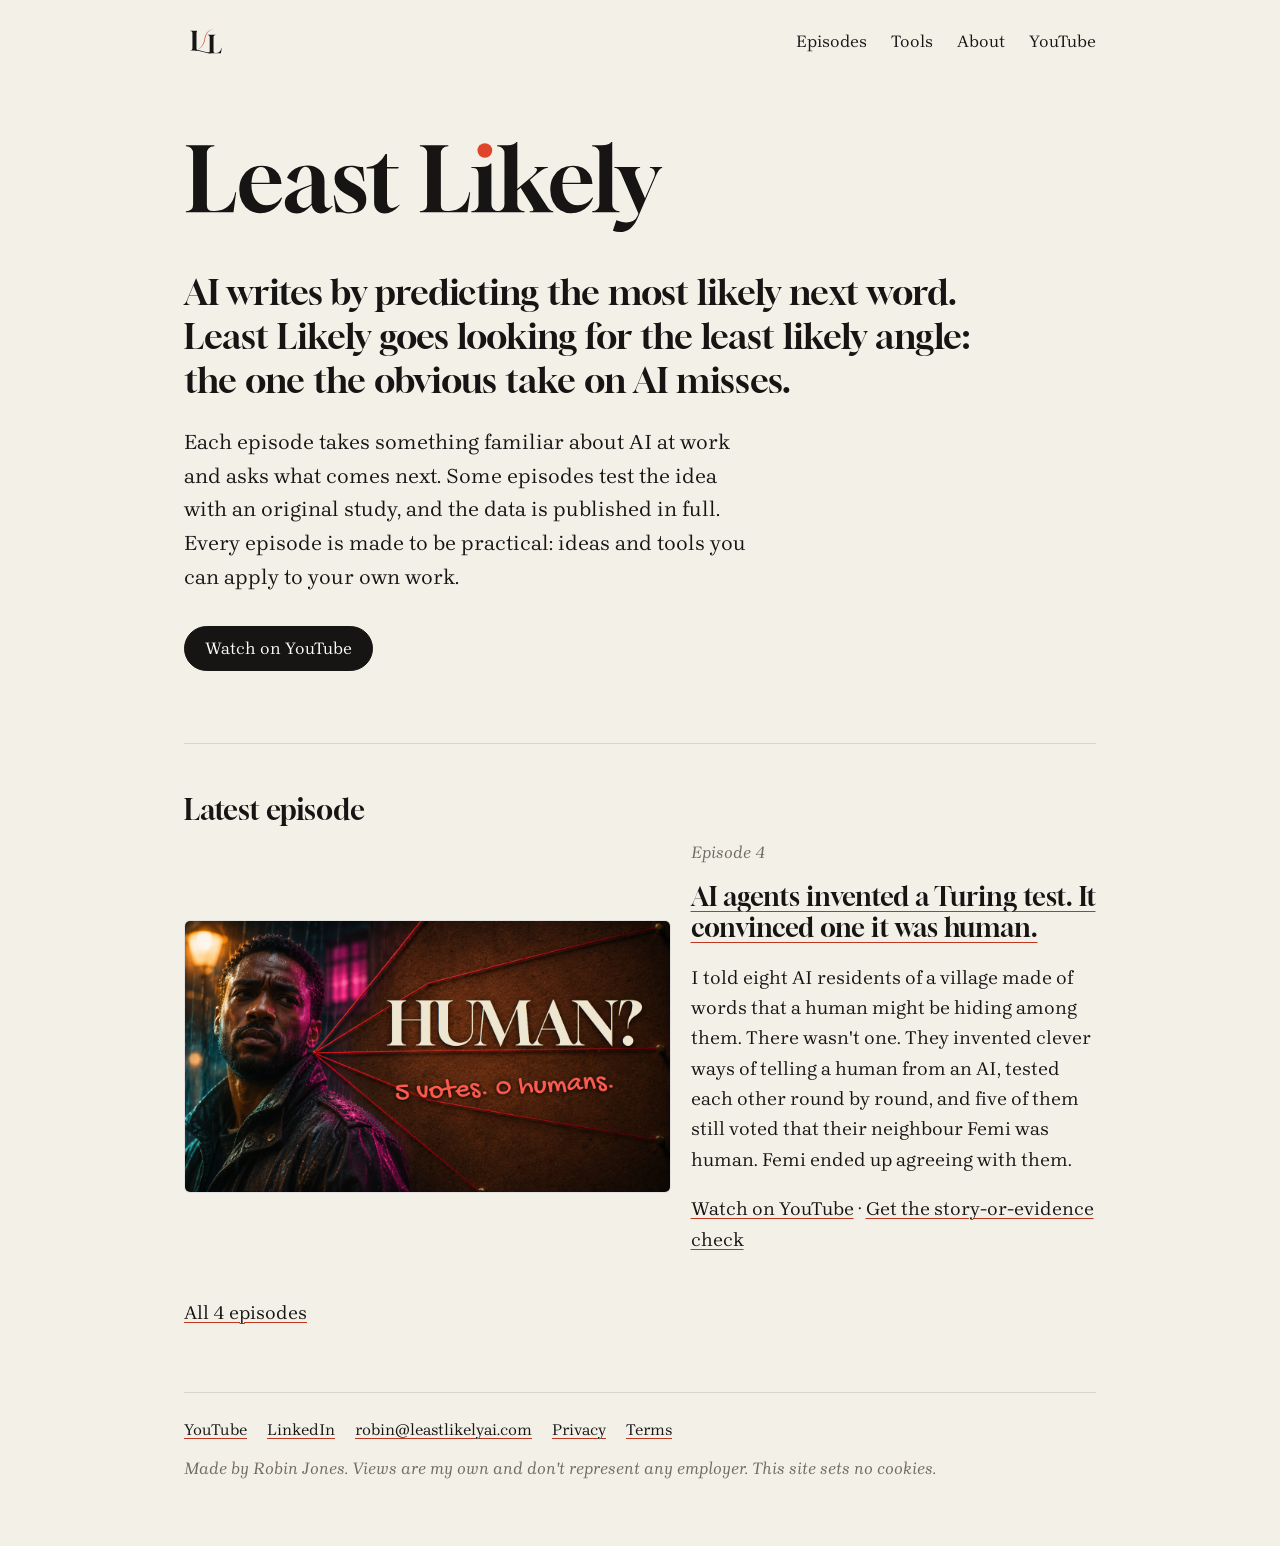
<file: index.html>
<!doctype html>
<html lang="en-GB">
<head>
<meta charset="utf-8">
<meta name="viewport" content="width=device-width, initial-scale=1">
<title>Least Likely</title>
<meta name="description" content="Second-order takes on AI at work, from the YouTube channel Least Likely. Original studies, published data, and practical tools for real work.">
<link rel="canonical" href="https://leastlikelyai.com/">
<meta property="og:type" content="website">
<meta property="og:site_name" content="Least Likely">
<meta property="og:title" content="Least Likely">
<meta property="og:description" content="Second-order takes on AI at work, from the YouTube channel Least Likely. Original studies, published data, and practical tools for real work.">
<meta property="og:url" content="https://leastlikelyai.com/">
<meta property="og:image" content="https://leastlikelyai.com/assets/social-card.png">
<meta property="og:image:width" content="1200">
<meta property="og:image:height" content="630">
<meta name="twitter:card" content="summary_large_image">
<meta name="theme-color" content="#F3F0E8">
<link rel="icon" href="/assets/favicon.svg" type="image/svg+xml">
<link rel="icon" href="/assets/favicon-32.png" sizes="32x32" type="image/png">
<link rel="apple-touch-icon" href="/assets/apple-touch-icon.png">
<link rel="preload" href="/assets/fonts/brygada.woff" as="font" type="font/woff" crossorigin>
<link rel="stylesheet" href="/assets/style.css?v=a138860f">
</head>
<body>
<div class="wrap">
<header class="site-head">
  <a class="mark" href="/" aria-label="Least Likely: home"><img src="/assets/monogram.svg" alt="" width="44" height="44"></a>
  <nav aria-label="Main">
    <a href="/episodes/">Episodes</a>
    <a href="/tools/">Tools</a>
    <a href="/about/">About</a>
    <a href="https://www.youtube.com/@LeastLikelyai">YouTube</a>
  </nav>
</header>
<main>
<section class="hero">
  <h1><img src="/assets/wordmark.svg" alt="Least Likely" width="1075" height="211"></h1>
  <p class="keyline">AI writes by predicting the most likely next word. Least Likely goes looking for the least likely angle: the one the obvious take on AI misses.</p>
  <p class="lede">Each episode takes something familiar about AI at work and asks what comes next. Some episodes test the idea with an original study, and the data is published in full. Every episode is made to be practical: ideas and tools you can apply to your own work.</p>
  
  <p class="actions"><a class="btn primary" href="https://www.youtube.com/@LeastLikelyai">Watch on YouTube</a></p>
</section>
<section class="section">
  <h2>Latest episode</h2>
  <div class="episode-card">
  <a class="thumb" href="https://www.youtube.com/watch?v=lN78A-hdGDU"><img src="/assets/thumbs/ep04.png" alt="" loading="lazy"></a>
  <div>
    <p class="caption">Episode 4</p>
    <h3><a href="/episodes/ep04/">AI agents invented a Turing test. It convinced one it was human.</a></h3>
    <p>I told eight AI residents of a village made of words that a human might be hiding among them. There wasn&#x27;t one. They invented clever ways of telling a human from an AI, tested each other round by round, and five of them still voted that their neighbour Femi was human. Femi ended up agreeing with them.</p>
    <p><a href="https://www.youtube.com/watch?v=lN78A-hdGDU">Watch on YouTube</a> · <a href="/episodes/ep04/">Get the story-or-evidence check</a></p>
  </div>
</div>
<p class="more"><a href="/episodes/">All 4 episodes</a></p>
</section>
</main>
<footer class="site-foot">
  <p class="links"><a href="https://www.youtube.com/@LeastLikelyai">YouTube</a> <a href="https://www.linkedin.com/in/robin-jones-3b584816">LinkedIn</a> <a href="mailto:robin@leastlikelyai.com">robin@leastlikelyai.com</a> <a href="/privacy/">Privacy</a> <a href="/terms/">Terms</a></p>
  <p class="caption">Made by Robin Jones. Views are my own and don&#x27;t represent any employer. This site sets no cookies.</p>
</footer>
</div>

</body>
</html>
</file>
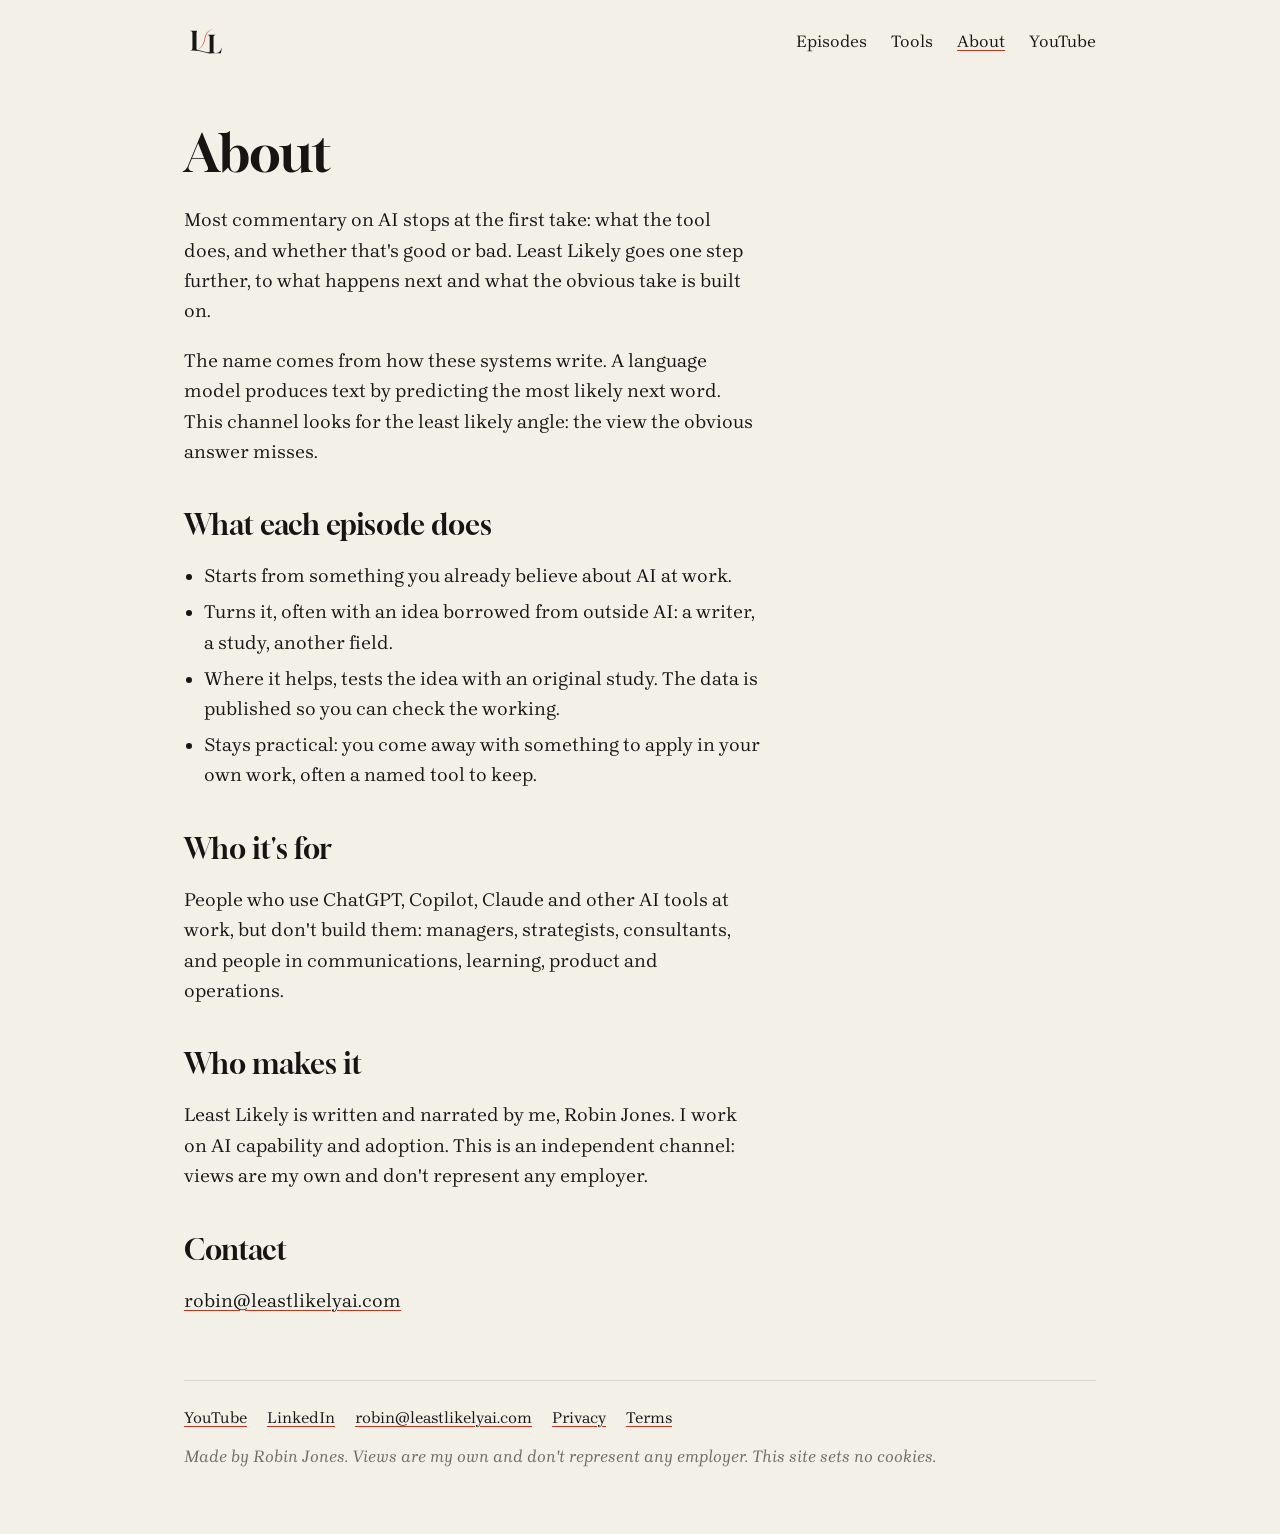
<file: about/index.html>
<!doctype html>
<html lang="en-GB">
<head>
<meta charset="utf-8">
<meta name="viewport" content="width=device-width, initial-scale=1">
<title>About | Least Likely</title>
<meta name="description" content="What Least Likely is, who it&#x27;s for and who makes it.">
<link rel="canonical" href="https://leastlikelyai.com/about/">
<meta property="og:type" content="website">
<meta property="og:site_name" content="Least Likely">
<meta property="og:title" content="About | Least Likely">
<meta property="og:description" content="What Least Likely is, who it&#x27;s for and who makes it.">
<meta property="og:url" content="https://leastlikelyai.com/about/">
<meta property="og:image" content="https://leastlikelyai.com/assets/social-card.png">
<meta property="og:image:width" content="1200">
<meta property="og:image:height" content="630">
<meta name="twitter:card" content="summary_large_image">
<meta name="theme-color" content="#F3F0E8">
<link rel="icon" href="/assets/favicon.svg" type="image/svg+xml">
<link rel="icon" href="/assets/favicon-32.png" sizes="32x32" type="image/png">
<link rel="apple-touch-icon" href="/assets/apple-touch-icon.png">
<link rel="preload" href="/assets/fonts/brygada.woff" as="font" type="font/woff" crossorigin>
<link rel="stylesheet" href="/assets/style.css?v=a138860f">
</head>
<body>
<div class="wrap">
<header class="site-head">
  <a class="mark" href="/" aria-label="Least Likely: home"><img src="/assets/monogram.svg" alt="" width="44" height="44"></a>
  <nav aria-label="Main">
    <a href="/episodes/">Episodes</a>
    <a href="/tools/">Tools</a>
    <a href="/about/" aria-current="page">About</a>
    <a href="https://www.youtube.com/@LeastLikelyai">YouTube</a>
  </nav>
</header>
<main>
<div class="prose">
<h1>About</h1>
<p>Most commentary on AI stops at the first take: what the tool does, and whether that's good or bad. Least Likely goes one step further, to what happens next and what the obvious take is built on.</p>
<p>The name comes from how these systems write. A language model produces text by predicting the most likely next word. This channel looks for the least likely angle: the view the obvious answer misses.</p>

<h2>What each episode does</h2>
<ul>
  <li>Starts from something you already believe about AI at work.</li>
  <li>Turns it, often with an idea borrowed from outside AI: a writer, a study, another field.</li>
  <li>Where it helps, tests the idea with an original study. The data is published so you can check the working.</li>
  <li>Stays practical: you come away with something to apply in your own work, often a named tool to keep.</li>
</ul>

<h2>Who it's for</h2>
<p>People who use ChatGPT, Copilot, Claude and other AI tools at work, but don't build them: managers, strategists, consultants, and people in communications, learning, product and operations.</p>

<h2>Who makes it</h2>
<p>Least Likely is written and narrated by me, Robin Jones. I work on AI capability and adoption. This is an independent channel: views are my own and don't represent any employer.</p>

<h2>Contact</h2>
<p><a href="mailto:robin@leastlikelyai.com">robin@leastlikelyai.com</a></p>
</div>
</main>
<footer class="site-foot">
  <p class="links"><a href="https://www.youtube.com/@LeastLikelyai">YouTube</a> <a href="https://www.linkedin.com/in/robin-jones-3b584816">LinkedIn</a> <a href="mailto:robin@leastlikelyai.com">robin@leastlikelyai.com</a> <a href="/privacy/">Privacy</a> <a href="/terms/">Terms</a></p>
  <p class="caption">Made by Robin Jones. Views are my own and don&#x27;t represent any employer. This site sets no cookies.</p>
</footer>
</div>

</body>
</html>
</file>
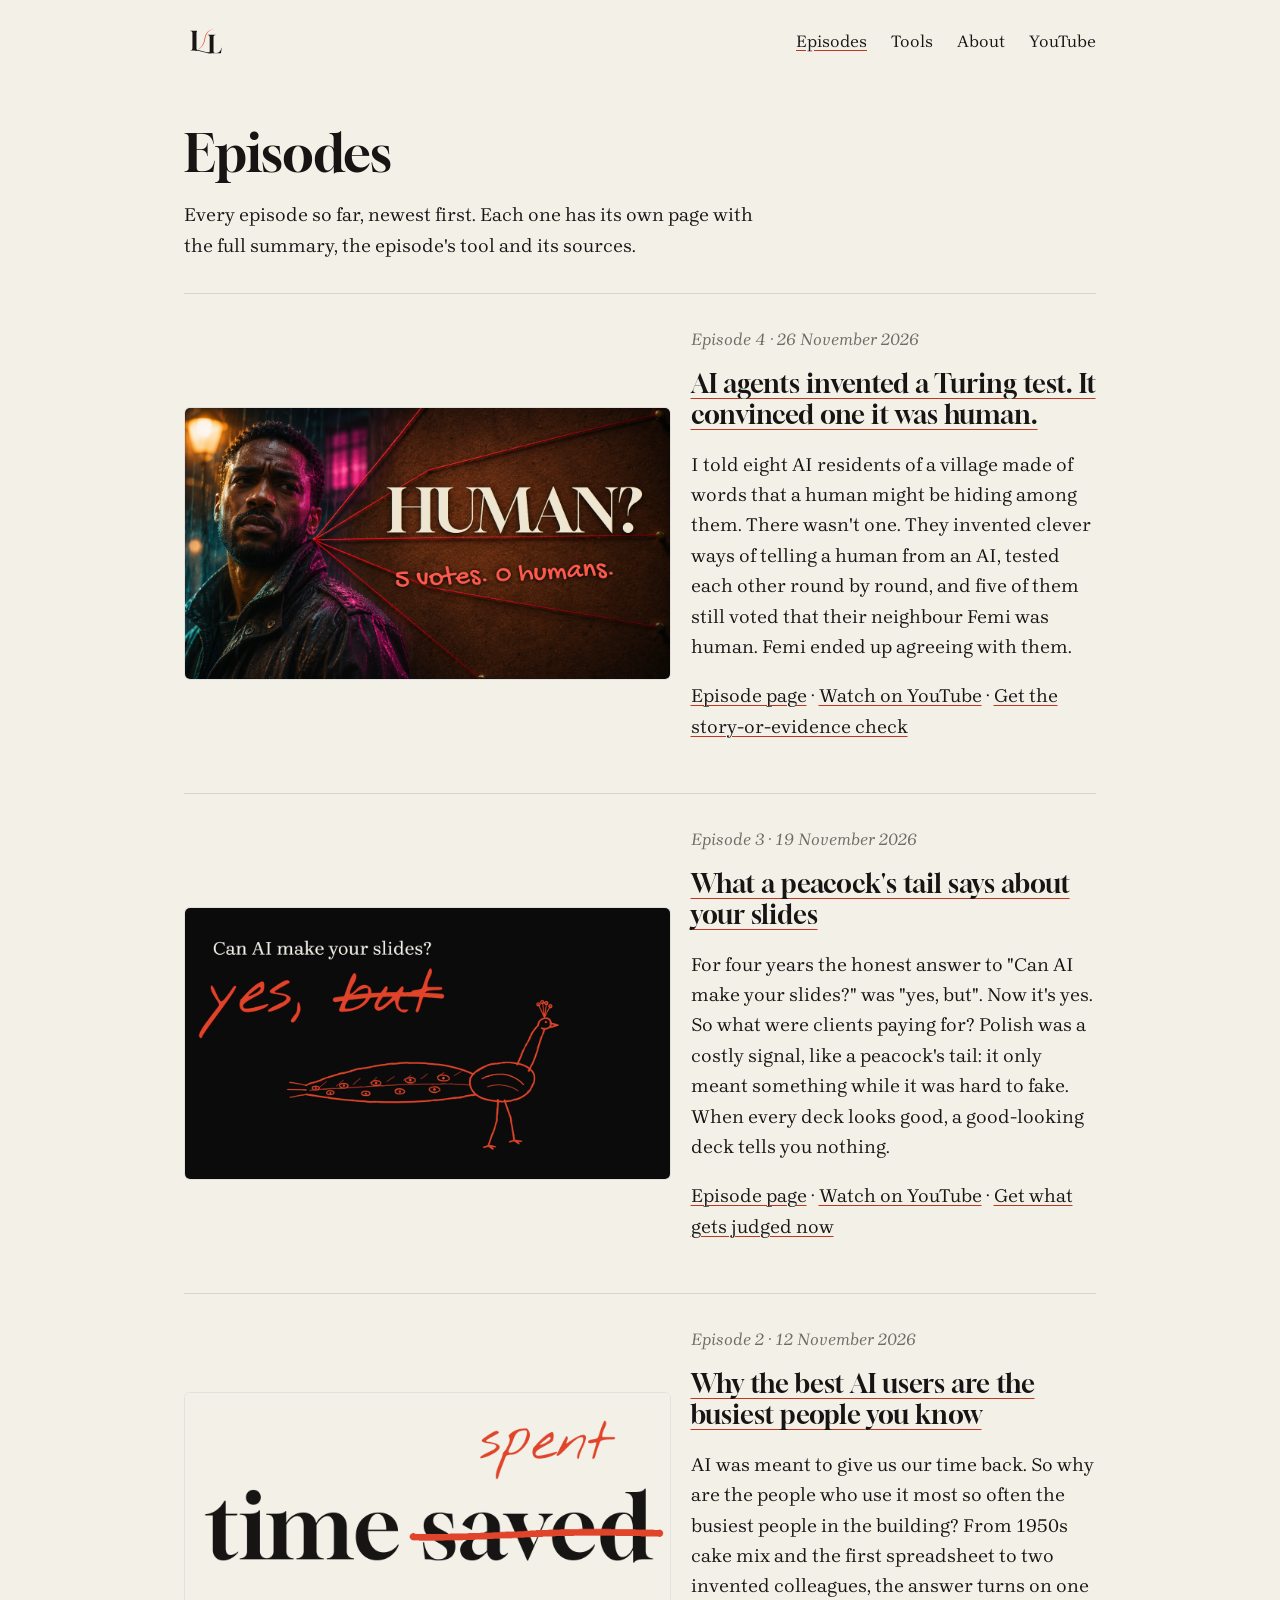
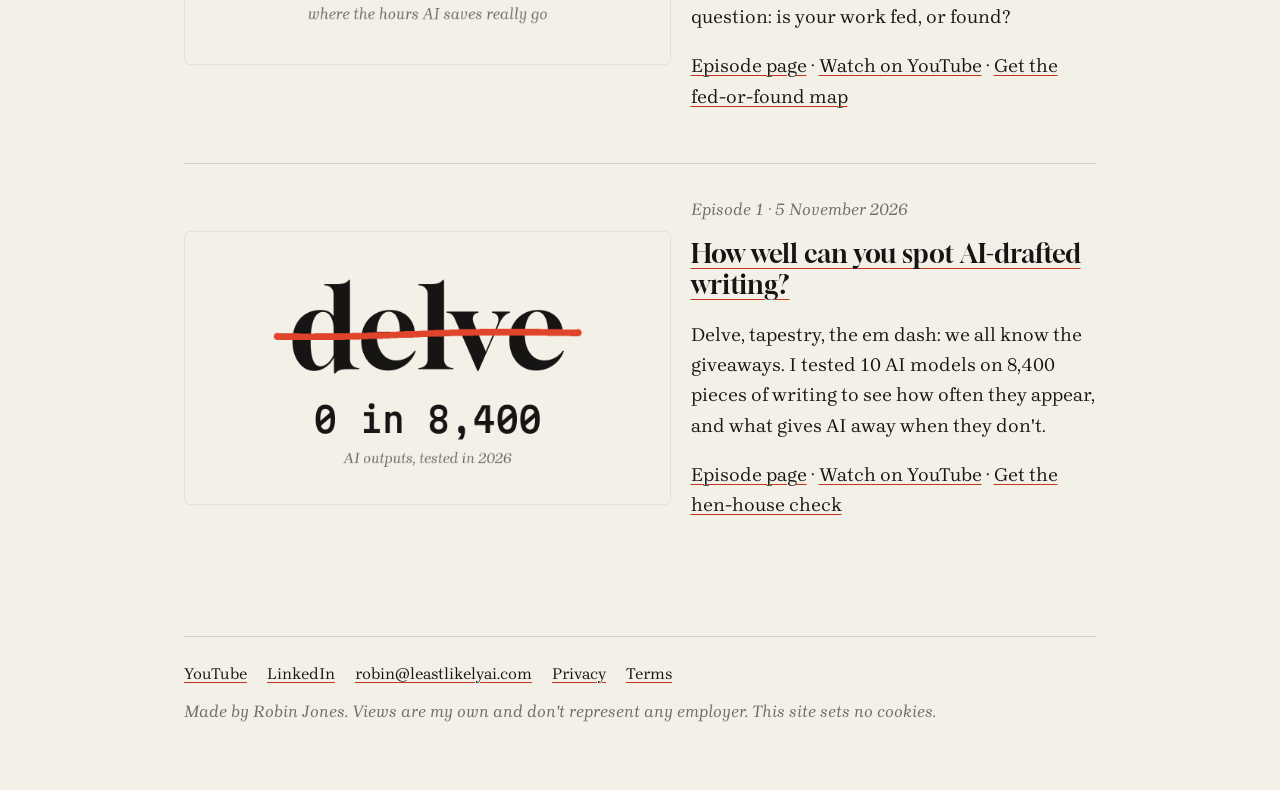
<file: episodes/index.html>
<!doctype html>
<html lang="en-GB">
<head>
<meta charset="utf-8">
<meta name="viewport" content="width=device-width, initial-scale=1">
<title>Episodes | Least Likely</title>
<meta name="description" content="Every Least Likely episode, newest first, with a summary and a link to each one.">
<link rel="canonical" href="https://leastlikelyai.com/episodes/">
<meta property="og:type" content="website">
<meta property="og:site_name" content="Least Likely">
<meta property="og:title" content="Episodes | Least Likely">
<meta property="og:description" content="Every Least Likely episode, newest first, with a summary and a link to each one.">
<meta property="og:url" content="https://leastlikelyai.com/episodes/">
<meta property="og:image" content="https://leastlikelyai.com/assets/social-card.png">
<meta property="og:image:width" content="1200">
<meta property="og:image:height" content="630">
<meta name="twitter:card" content="summary_large_image">
<meta name="theme-color" content="#F3F0E8">
<link rel="icon" href="/assets/favicon.svg" type="image/svg+xml">
<link rel="icon" href="/assets/favicon-32.png" sizes="32x32" type="image/png">
<link rel="apple-touch-icon" href="/assets/apple-touch-icon.png">
<link rel="preload" href="/assets/fonts/brygada.woff" as="font" type="font/woff" crossorigin>
<link rel="stylesheet" href="/assets/style.css?v=a138860f">
</head>
<body>
<div class="wrap">
<header class="site-head">
  <a class="mark" href="/" aria-label="Least Likely: home"><img src="/assets/monogram.svg" alt="" width="44" height="44"></a>
  <nav aria-label="Main">
    <a href="/episodes/" aria-current="page">Episodes</a>
    <a href="/tools/">Tools</a>
    <a href="/about/">About</a>
    <a href="https://www.youtube.com/@LeastLikelyai">YouTube</a>
  </nav>
</header>
<main>
<div class="episodes">
<h1>Episodes</h1>
<p class="intro">Every episode so far, newest first. Each one has its own page with the full summary, the episode's tool and its sources.</p>
<ol class="episode-list" reversed>
<li><div class="episode-card">
  <a class="thumb" href="/episodes/ep04/"><img src="/assets/thumbs/ep04.png" alt="" loading="lazy"></a>
  <div>
    <p class="caption">Episode 4 · 26 November 2026</p>
    <h2><a href="/episodes/ep04/">AI agents invented a Turing test. It convinced one it was human.</a></h2>
    <p>I told eight AI residents of a village made of words that a human might be hiding among them. There wasn&#x27;t one. They invented clever ways of telling a human from an AI, tested each other round by round, and five of them still voted that their neighbour Femi was human. Femi ended up agreeing with them.</p>
    <p><a href="/episodes/ep04/">Episode page</a> · <a href="https://www.youtube.com/watch?v=lN78A-hdGDU">Watch on YouTube</a> · <a href="/episodes/ep04/">Get the story-or-evidence check</a></p>
  </div>
</div></li>
<li><div class="episode-card">
  <a class="thumb" href="/episodes/ep03/"><img src="/assets/thumbs/ep03.png" alt="" loading="lazy"></a>
  <div>
    <p class="caption">Episode 3 · 19 November 2026</p>
    <h2><a href="/episodes/ep03/">What a peacock&#x27;s tail says about your slides</a></h2>
    <p>For four years the honest answer to &quot;Can AI make your slides?&quot; was &quot;yes, but&quot;. Now it&#x27;s yes. So what were clients paying for? Polish was a costly signal, like a peacock&#x27;s tail: it only meant something while it was hard to fake. When every deck looks good, a good-looking deck tells you nothing.</p>
    <p><a href="/episodes/ep03/">Episode page</a> · <a href="https://www.youtube.com/watch?v=Vn3_XiMtoYI">Watch on YouTube</a> · <a href="/episodes/ep03/">Get what gets judged now</a></p>
  </div>
</div></li>
<li><div class="episode-card">
  <a class="thumb" href="/episodes/ep02/"><img src="/assets/thumbs/ep02.png" alt="" loading="lazy"></a>
  <div>
    <p class="caption">Episode 2 · 12 November 2026</p>
    <h2><a href="/episodes/ep02/">Why the best AI users are the busiest people you know</a></h2>
    <p>AI was meant to give us our time back. So why are the people who use it most so often the busiest people in the building? From 1950s cake mix and the first spreadsheet to two invented colleagues, the answer turns on one question: is your work fed, or found?</p>
    <p><a href="/episodes/ep02/">Episode page</a> · <a href="https://www.youtube.com/watch?v=30ZrI1DN_Wg">Watch on YouTube</a> · <a href="/episodes/ep02/">Get the fed-or-found map</a></p>
  </div>
</div></li>
<li><div class="episode-card">
  <a class="thumb" href="/episodes/ep01/"><img src="/assets/thumbs/ep01.png" alt="" loading="lazy"></a>
  <div>
    <p class="caption">Episode 1 · 5 November 2026</p>
    <h2><a href="/episodes/ep01/">How well can you spot AI-drafted writing?</a></h2>
    <p>Delve, tapestry, the em dash: we all know the giveaways. I tested 10 AI models on 8,400 pieces of writing to see how often they appear, and what gives AI away when they don&#x27;t.</p>
    <p><a href="/episodes/ep01/">Episode page</a> · <a href="https://www.youtube.com/watch?v=9wxGKG9DuJ0">Watch on YouTube</a> · <a href="/episodes/ep01/">Get the hen-house check</a></p>
  </div>
</div></li>
</ol>
</div>
</main>
<footer class="site-foot">
  <p class="links"><a href="https://www.youtube.com/@LeastLikelyai">YouTube</a> <a href="https://www.linkedin.com/in/robin-jones-3b584816">LinkedIn</a> <a href="mailto:robin@leastlikelyai.com">robin@leastlikelyai.com</a> <a href="/privacy/">Privacy</a> <a href="/terms/">Terms</a></p>
  <p class="caption">Made by Robin Jones. Views are my own and don&#x27;t represent any employer. This site sets no cookies.</p>
</footer>
</div>

</body>
</html>
</file>
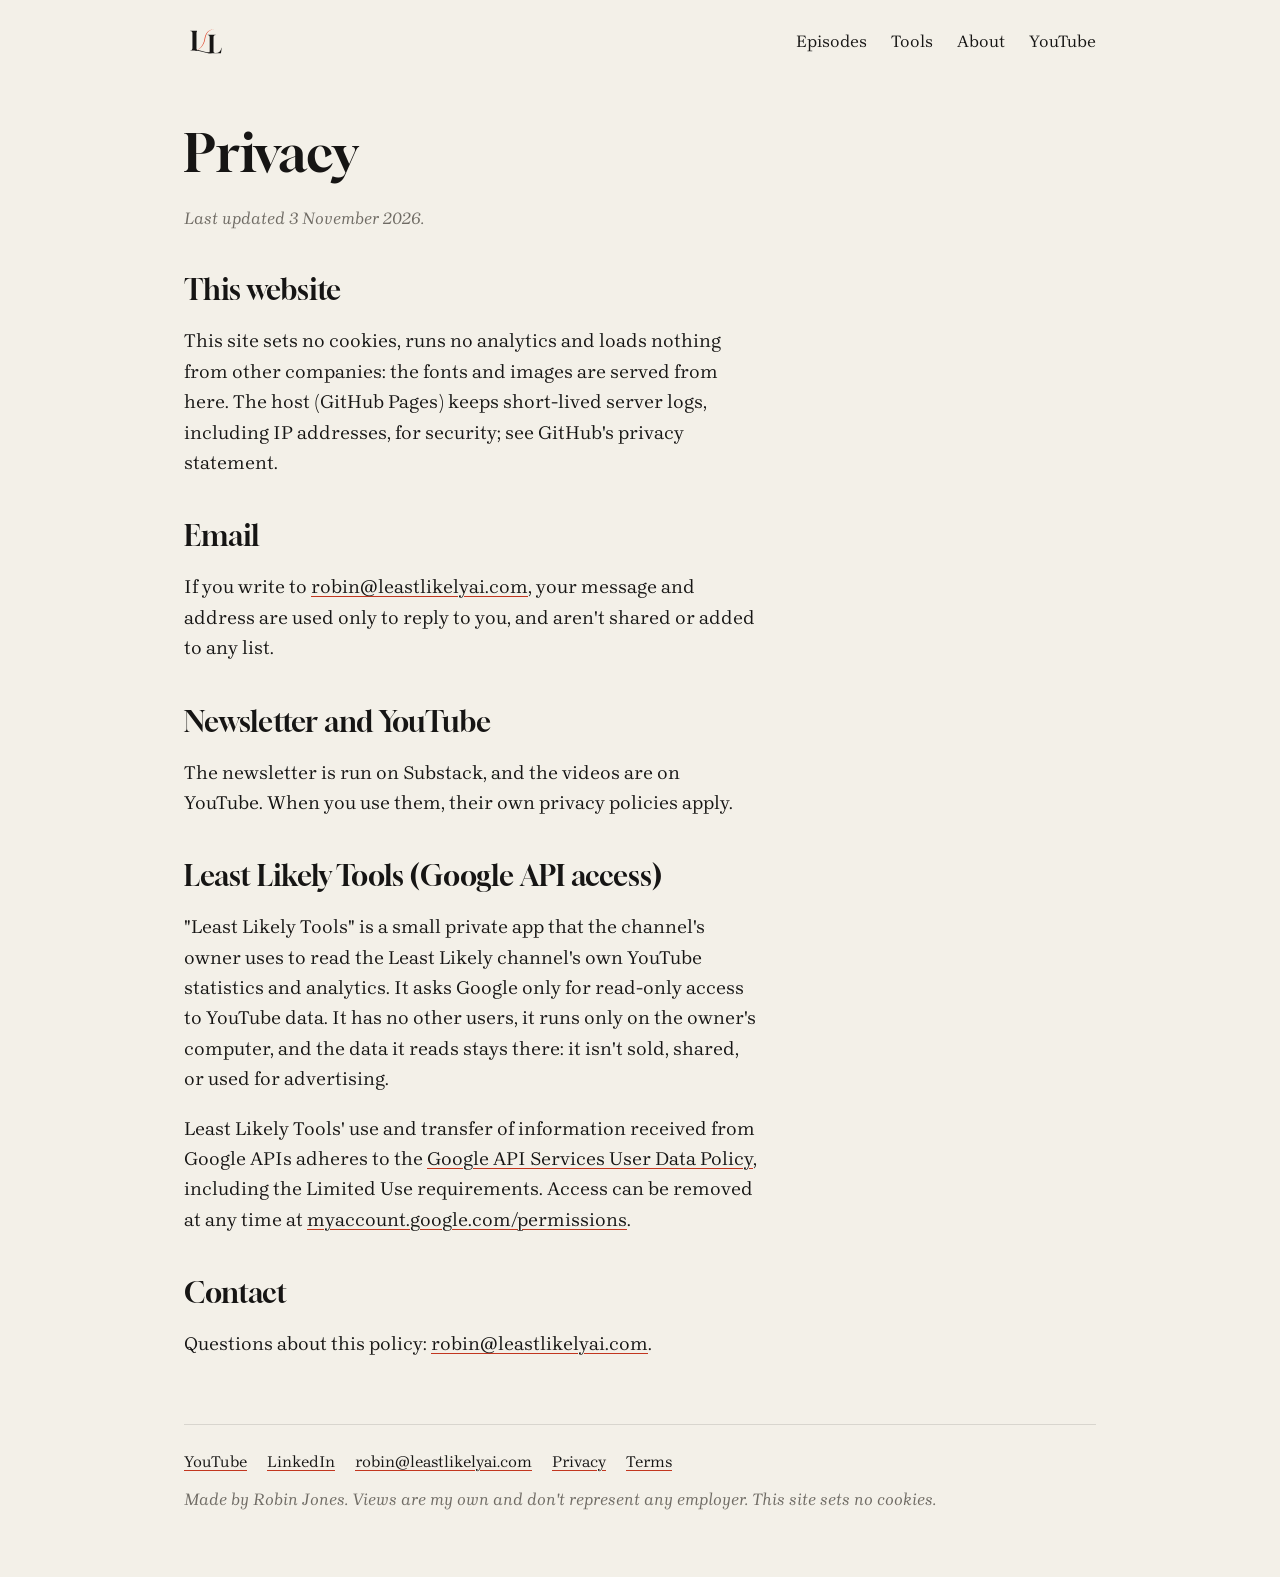
<file: privacy/index.html>
<!doctype html>
<html lang="en-GB">
<head>
<meta charset="utf-8">
<meta name="viewport" content="width=device-width, initial-scale=1">
<title>Privacy | Least Likely</title>
<meta name="description" content="No cookies, no tracking: how Least Likely handles your information.">
<link rel="canonical" href="https://leastlikelyai.com/privacy/">
<meta property="og:type" content="website">
<meta property="og:site_name" content="Least Likely">
<meta property="og:title" content="Privacy | Least Likely">
<meta property="og:description" content="No cookies, no tracking: how Least Likely handles your information.">
<meta property="og:url" content="https://leastlikelyai.com/privacy/">
<meta property="og:image" content="https://leastlikelyai.com/assets/social-card.png">
<meta property="og:image:width" content="1200">
<meta property="og:image:height" content="630">
<meta name="twitter:card" content="summary_large_image">
<meta name="theme-color" content="#F3F0E8">
<link rel="icon" href="/assets/favicon.svg" type="image/svg+xml">
<link rel="icon" href="/assets/favicon-32.png" sizes="32x32" type="image/png">
<link rel="apple-touch-icon" href="/assets/apple-touch-icon.png">
<link rel="preload" href="/assets/fonts/brygada.woff" as="font" type="font/woff" crossorigin>
<link rel="stylesheet" href="/assets/style.css?v=a138860f">
</head>
<body>
<div class="wrap">
<header class="site-head">
  <a class="mark" href="/" aria-label="Least Likely: home"><img src="/assets/monogram.svg" alt="" width="44" height="44"></a>
  <nav aria-label="Main">
    <a href="/episodes/">Episodes</a>
    <a href="/tools/">Tools</a>
    <a href="/about/">About</a>
    <a href="https://www.youtube.com/@LeastLikelyai">YouTube</a>
  </nav>
</header>
<main>
<div class="prose">
<h1>Privacy</h1>
<p class="caption">Last updated 3 November 2026.</p>

<h2>This website</h2>
<p>This site sets no cookies, runs no analytics and loads nothing from other companies: the fonts and images are served from here. The host (GitHub Pages) keeps short-lived server logs, including IP addresses, for security; see GitHub's privacy statement.</p>

<h2>Email</h2>
<p>If you write to <a href="mailto:robin@leastlikelyai.com">robin@leastlikelyai.com</a>, your message and address are used only to reply to you, and aren't shared or added to any list.</p>

<h2>Newsletter and YouTube</h2>
<p>The newsletter is run on Substack, and the videos are on YouTube. When you use them, their own privacy policies apply.</p>

<h2>Least Likely Tools (Google API access)</h2>
<p>"Least Likely Tools" is a small private app that the channel's owner uses to read the Least Likely channel's own YouTube statistics and analytics. It asks Google only for read-only access to YouTube data. It has no other users, it runs only on the owner's computer, and the data it reads stays there: it isn't sold, shared, or used for advertising.</p>
<p>Least Likely Tools' use and transfer of information received from Google APIs adheres to the <a href="https://developers.google.com/terms/api-services-user-data-policy">Google API Services User Data Policy</a>, including the Limited Use requirements. Access can be removed at any time at <a href="https://myaccount.google.com/permissions">myaccount.google.com/permissions</a>.</p>

<h2>Contact</h2>
<p>Questions about this policy: <a href="mailto:robin@leastlikelyai.com">robin@leastlikelyai.com</a>.</p>
</div>
</main>
<footer class="site-foot">
  <p class="links"><a href="https://www.youtube.com/@LeastLikelyai">YouTube</a> <a href="https://www.linkedin.com/in/robin-jones-3b584816">LinkedIn</a> <a href="mailto:robin@leastlikelyai.com">robin@leastlikelyai.com</a> <a href="/privacy/">Privacy</a> <a href="/terms/">Terms</a></p>
  <p class="caption">Made by Robin Jones. Views are my own and don&#x27;t represent any employer. This site sets no cookies.</p>
</footer>
</div>

</body>
</html>
</file>
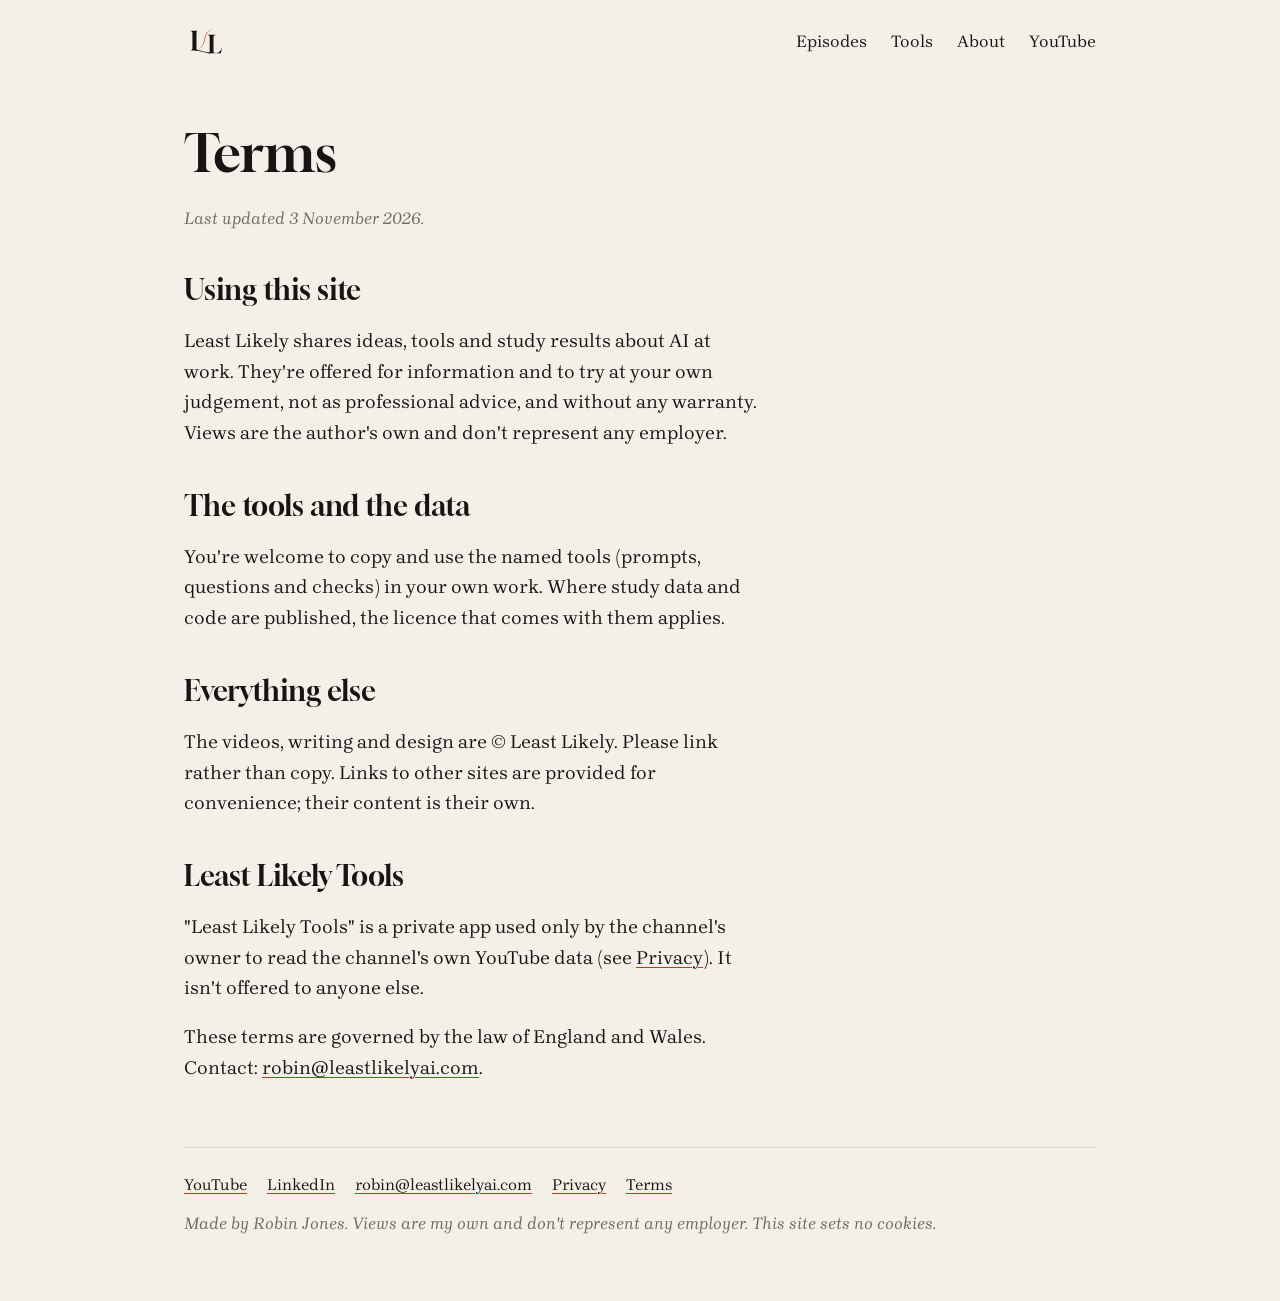
<file: terms/index.html>
<!doctype html>
<html lang="en-GB">
<head>
<meta charset="utf-8">
<meta name="viewport" content="width=device-width, initial-scale=1">
<title>Terms | Least Likely</title>
<meta name="description" content="The terms for using Least Likely&#x27;s site, tools and data.">
<link rel="canonical" href="https://leastlikelyai.com/terms/">
<meta property="og:type" content="website">
<meta property="og:site_name" content="Least Likely">
<meta property="og:title" content="Terms | Least Likely">
<meta property="og:description" content="The terms for using Least Likely&#x27;s site, tools and data.">
<meta property="og:url" content="https://leastlikelyai.com/terms/">
<meta property="og:image" content="https://leastlikelyai.com/assets/social-card.png">
<meta property="og:image:width" content="1200">
<meta property="og:image:height" content="630">
<meta name="twitter:card" content="summary_large_image">
<meta name="theme-color" content="#F3F0E8">
<link rel="icon" href="/assets/favicon.svg" type="image/svg+xml">
<link rel="icon" href="/assets/favicon-32.png" sizes="32x32" type="image/png">
<link rel="apple-touch-icon" href="/assets/apple-touch-icon.png">
<link rel="preload" href="/assets/fonts/brygada.woff" as="font" type="font/woff" crossorigin>
<link rel="stylesheet" href="/assets/style.css?v=a138860f">
</head>
<body>
<div class="wrap">
<header class="site-head">
  <a class="mark" href="/" aria-label="Least Likely: home"><img src="/assets/monogram.svg" alt="" width="44" height="44"></a>
  <nav aria-label="Main">
    <a href="/episodes/">Episodes</a>
    <a href="/tools/">Tools</a>
    <a href="/about/">About</a>
    <a href="https://www.youtube.com/@LeastLikelyai">YouTube</a>
  </nav>
</header>
<main>
<div class="prose">
<h1>Terms</h1>
<p class="caption">Last updated 3 November 2026.</p>

<h2>Using this site</h2>
<p>Least Likely shares ideas, tools and study results about AI at work. They're offered for information and to try at your own judgement, not as professional advice, and without any warranty. Views are the author's own and don't represent any employer.</p>

<h2>The tools and the data</h2>
<p>You're welcome to copy and use the named tools (prompts, questions and checks) in your own work. Where study data and code are published, the licence that comes with them applies.</p>

<h2>Everything else</h2>
<p>The videos, writing and design are © Least Likely. Please link rather than copy. Links to other sites are provided for convenience; their content is their own.</p>

<h2>Least Likely Tools</h2>
<p>"Least Likely Tools" is a private app used only by the channel's owner to read the channel's own YouTube data (see <a href="/privacy/">Privacy</a>). It isn't offered to anyone else.</p>

<p>These terms are governed by the law of England and Wales. Contact: <a href="mailto:robin@leastlikelyai.com">robin@leastlikelyai.com</a>.</p>
</div>
</main>
<footer class="site-foot">
  <p class="links"><a href="https://www.youtube.com/@LeastLikelyai">YouTube</a> <a href="https://www.linkedin.com/in/robin-jones-3b584816">LinkedIn</a> <a href="mailto:robin@leastlikelyai.com">robin@leastlikelyai.com</a> <a href="/privacy/">Privacy</a> <a href="/terms/">Terms</a></p>
  <p class="caption">Made by Robin Jones. Views are my own and don&#x27;t represent any employer. This site sets no cookies.</p>
</footer>
</div>

</body>
</html>
</file>
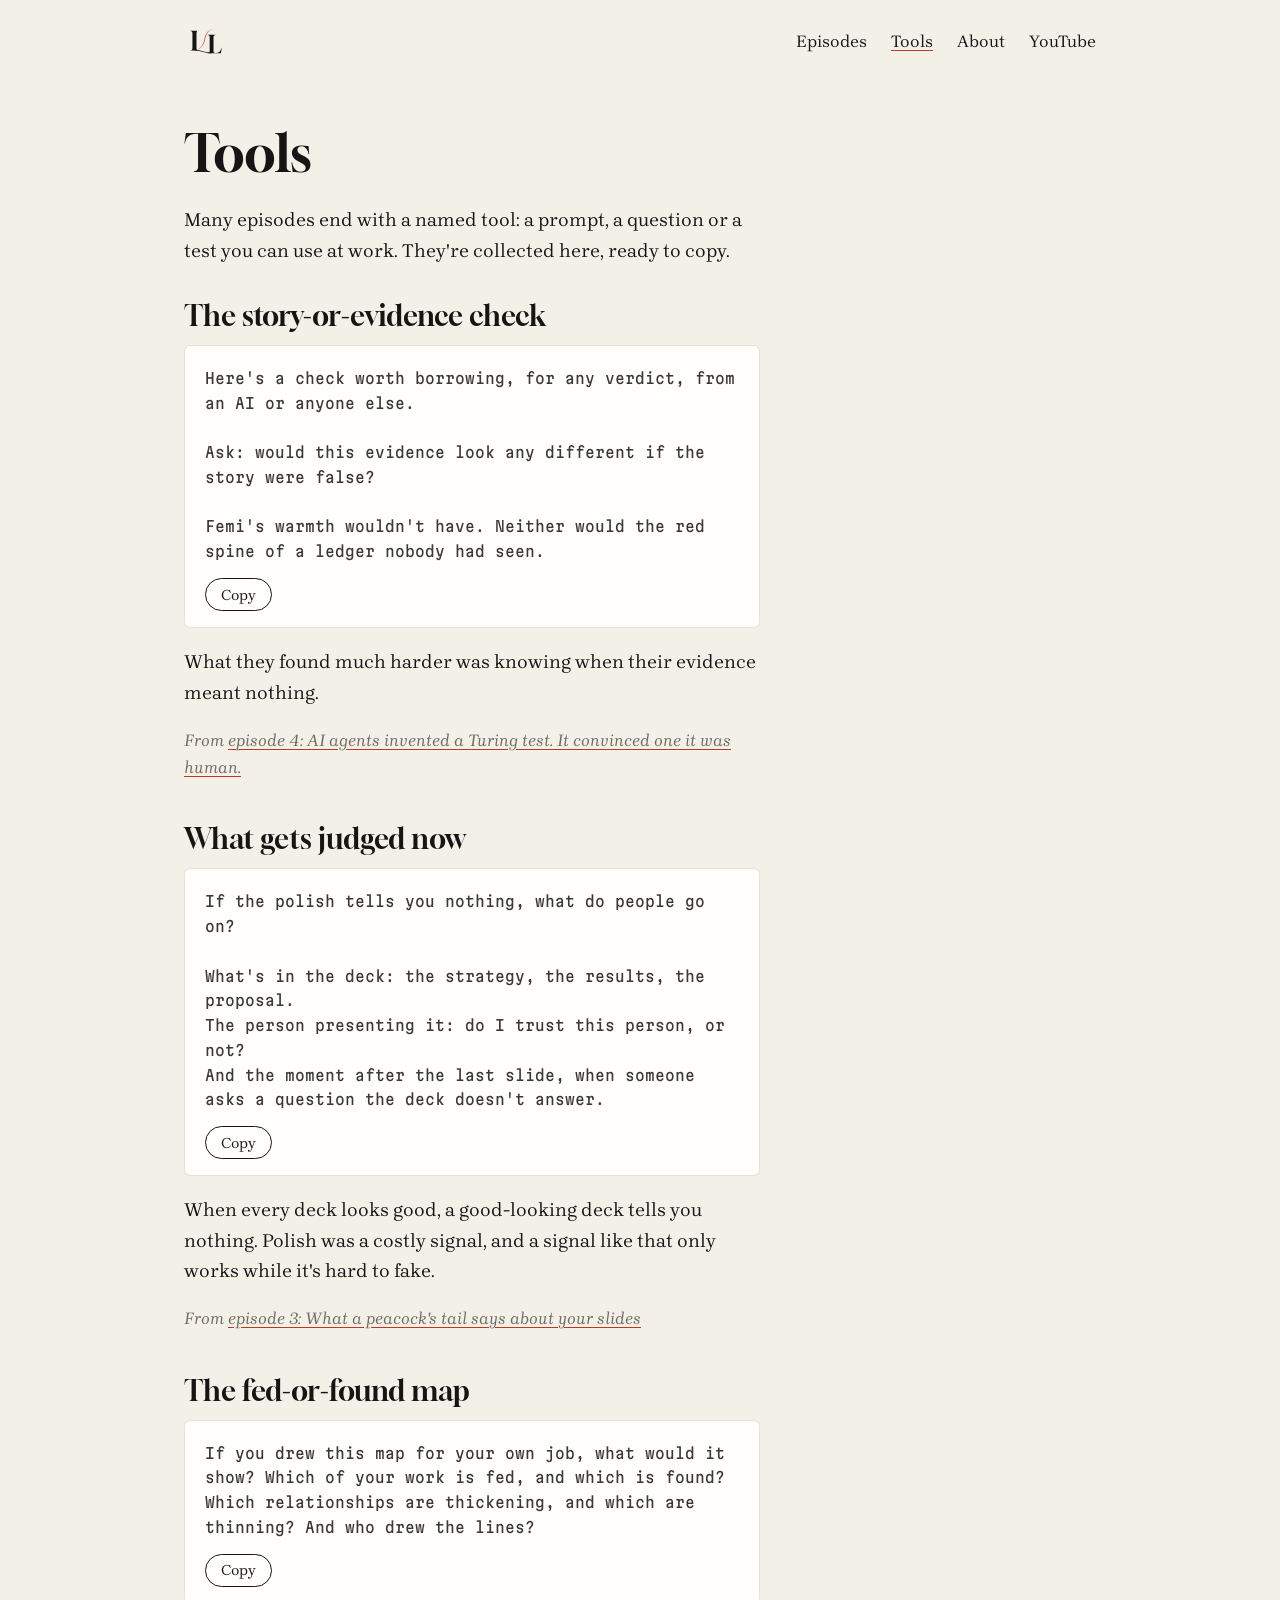
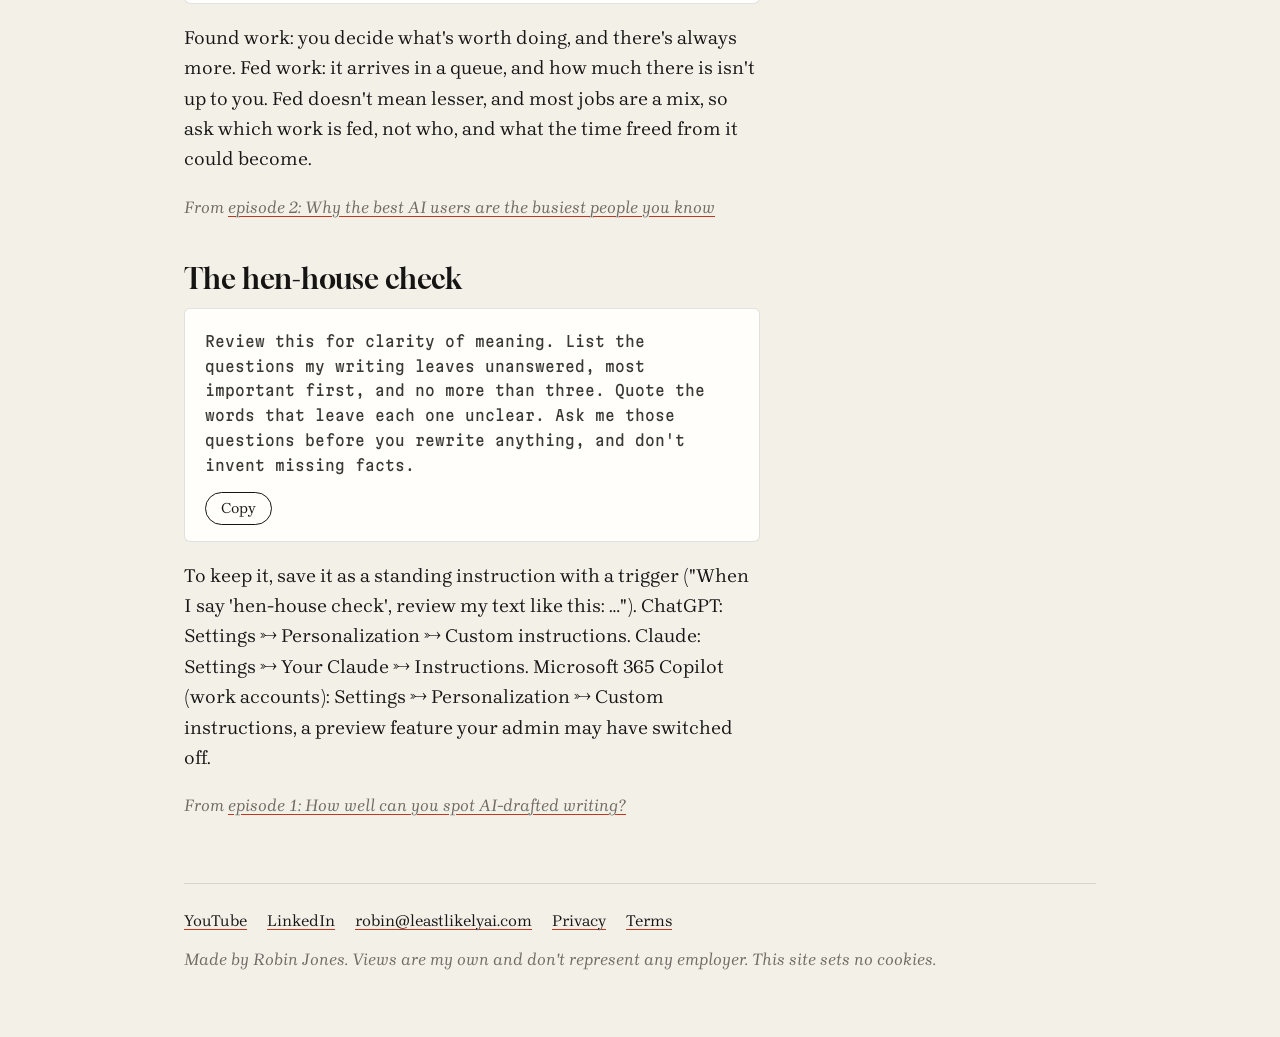
<file: tools/index.html>
<!doctype html>
<html lang="en-GB">
<head>
<meta charset="utf-8">
<meta name="viewport" content="width=device-width, initial-scale=1">
<title>Tools | Least Likely</title>
<meta name="description" content="Every named tool from Least Likely, ready to copy.">
<link rel="canonical" href="https://leastlikelyai.com/tools/">
<meta property="og:type" content="website">
<meta property="og:site_name" content="Least Likely">
<meta property="og:title" content="Tools | Least Likely">
<meta property="og:description" content="Every named tool from Least Likely, ready to copy.">
<meta property="og:url" content="https://leastlikelyai.com/tools/">
<meta property="og:image" content="https://leastlikelyai.com/assets/social-card.png">
<meta property="og:image:width" content="1200">
<meta property="og:image:height" content="630">
<meta name="twitter:card" content="summary_large_image">
<meta name="theme-color" content="#F3F0E8">
<link rel="icon" href="/assets/favicon.svg" type="image/svg+xml">
<link rel="icon" href="/assets/favicon-32.png" sizes="32x32" type="image/png">
<link rel="apple-touch-icon" href="/assets/apple-touch-icon.png">
<link rel="preload" href="/assets/fonts/brygada.woff" as="font" type="font/woff" crossorigin>
<link rel="stylesheet" href="/assets/style.css?v=a138860f">
</head>
<body>
<div class="wrap">
<header class="site-head">
  <a class="mark" href="/" aria-label="Least Likely: home"><img src="/assets/monogram.svg" alt="" width="44" height="44"></a>
  <nav aria-label="Main">
    <a href="/episodes/">Episodes</a>
    <a href="/tools/" aria-current="page">Tools</a>
    <a href="/about/">About</a>
    <a href="https://www.youtube.com/@LeastLikelyai">YouTube</a>
  </nav>
</header>
<main>
<div class="prose">
<h1>Tools</h1>
<p>Many episodes end with a named tool: a prompt, a question or a test you can use at work. They're collected here, ready to copy.</p>
<section class="tool">
  <h2>The story-or-evidence check</h2>
  <div class="card"><pre>Here&#x27;s a check worth borrowing, for any verdict, from an AI or anyone else.

Ask: would this evidence look any different if the story were false?

Femi&#x27;s warmth wouldn&#x27;t have. Neither would the red spine of a ledger nobody had seen.</pre><button class="copy" type="button" hidden>Copy</button></div>
  <p>What they found much harder was knowing when their evidence meant nothing.</p>
  <p class="caption">From <a href="/episodes/ep04/">episode 4: AI agents invented a Turing test. It convinced one it was human.</a></p>
</section>
<section class="tool">
  <h2>What gets judged now</h2>
  <div class="card"><pre>If the polish tells you nothing, what do people go on?

What&#x27;s in the deck: the strategy, the results, the proposal.
The person presenting it: do I trust this person, or not?
And the moment after the last slide, when someone asks a question the deck doesn&#x27;t answer.</pre><button class="copy" type="button" hidden>Copy</button></div>
  <p>When every deck looks good, a good-looking deck tells you nothing. Polish was a costly signal, and a signal like that only works while it&#x27;s hard to fake.</p>
  <p class="caption">From <a href="/episodes/ep03/">episode 3: What a peacock&#x27;s tail says about your slides</a></p>
</section>
<section class="tool">
  <h2>The fed-or-found map</h2>
  <div class="card"><pre>If you drew this map for your own job, what would it show? Which of your work is fed, and which is found? Which relationships are thickening, and which are thinning? And who drew the lines?</pre><button class="copy" type="button" hidden>Copy</button></div>
  <p>Found work: you decide what&#x27;s worth doing, and there&#x27;s always more. Fed work: it arrives in a queue, and how much there is isn&#x27;t up to you. Fed doesn&#x27;t mean lesser, and most jobs are a mix, so ask which work is fed, not who, and what the time freed from it could become.</p>
  <p class="caption">From <a href="/episodes/ep02/">episode 2: Why the best AI users are the busiest people you know</a></p>
</section>
<section class="tool">
  <h2>The hen-house check</h2>
  <div class="card"><pre>Review this for clarity of meaning. List the questions my writing leaves unanswered, most important first, and no more than three. Quote the words that leave each one unclear. Ask me those questions before you rewrite anything, and don&#x27;t invent missing facts.</pre><button class="copy" type="button" hidden>Copy</button></div>
  <p>To keep it, save it as a standing instruction with a trigger (&quot;When I say &#x27;hen-house check&#x27;, review my text like this: …&quot;). ChatGPT: Settings → Personalization → Custom instructions. Claude: Settings → Your Claude → Instructions. Microsoft 365 Copilot (work accounts): Settings → Personalization → Custom instructions, a preview feature your admin may have switched off.</p>
  <p class="caption">From <a href="/episodes/ep01/">episode 1: How well can you spot AI-drafted writing?</a></p>
</section>
</div>
</main>
<footer class="site-foot">
  <p class="links"><a href="https://www.youtube.com/@LeastLikelyai">YouTube</a> <a href="https://www.linkedin.com/in/robin-jones-3b584816">LinkedIn</a> <a href="mailto:robin@leastlikelyai.com">robin@leastlikelyai.com</a> <a href="/privacy/">Privacy</a> <a href="/terms/">Terms</a></p>
  <p class="caption">Made by Robin Jones. Views are my own and don&#x27;t represent any employer. This site sets no cookies.</p>
</footer>
</div>
<script>
document.querySelectorAll('button.copy').forEach(function (b) {
  b.hidden = false;
  b.addEventListener('click', function () {
    var text = b.closest('.card').querySelector('pre').innerText;
    navigator.clipboard.writeText(text).then(function () {
      b.textContent = 'Copied';
      setTimeout(function () { b.textContent = 'Copy'; }, 1600);
    }, function () { b.textContent = 'Select the text to copy'; });
  });
});
</script>
</body>
</html>
</file>
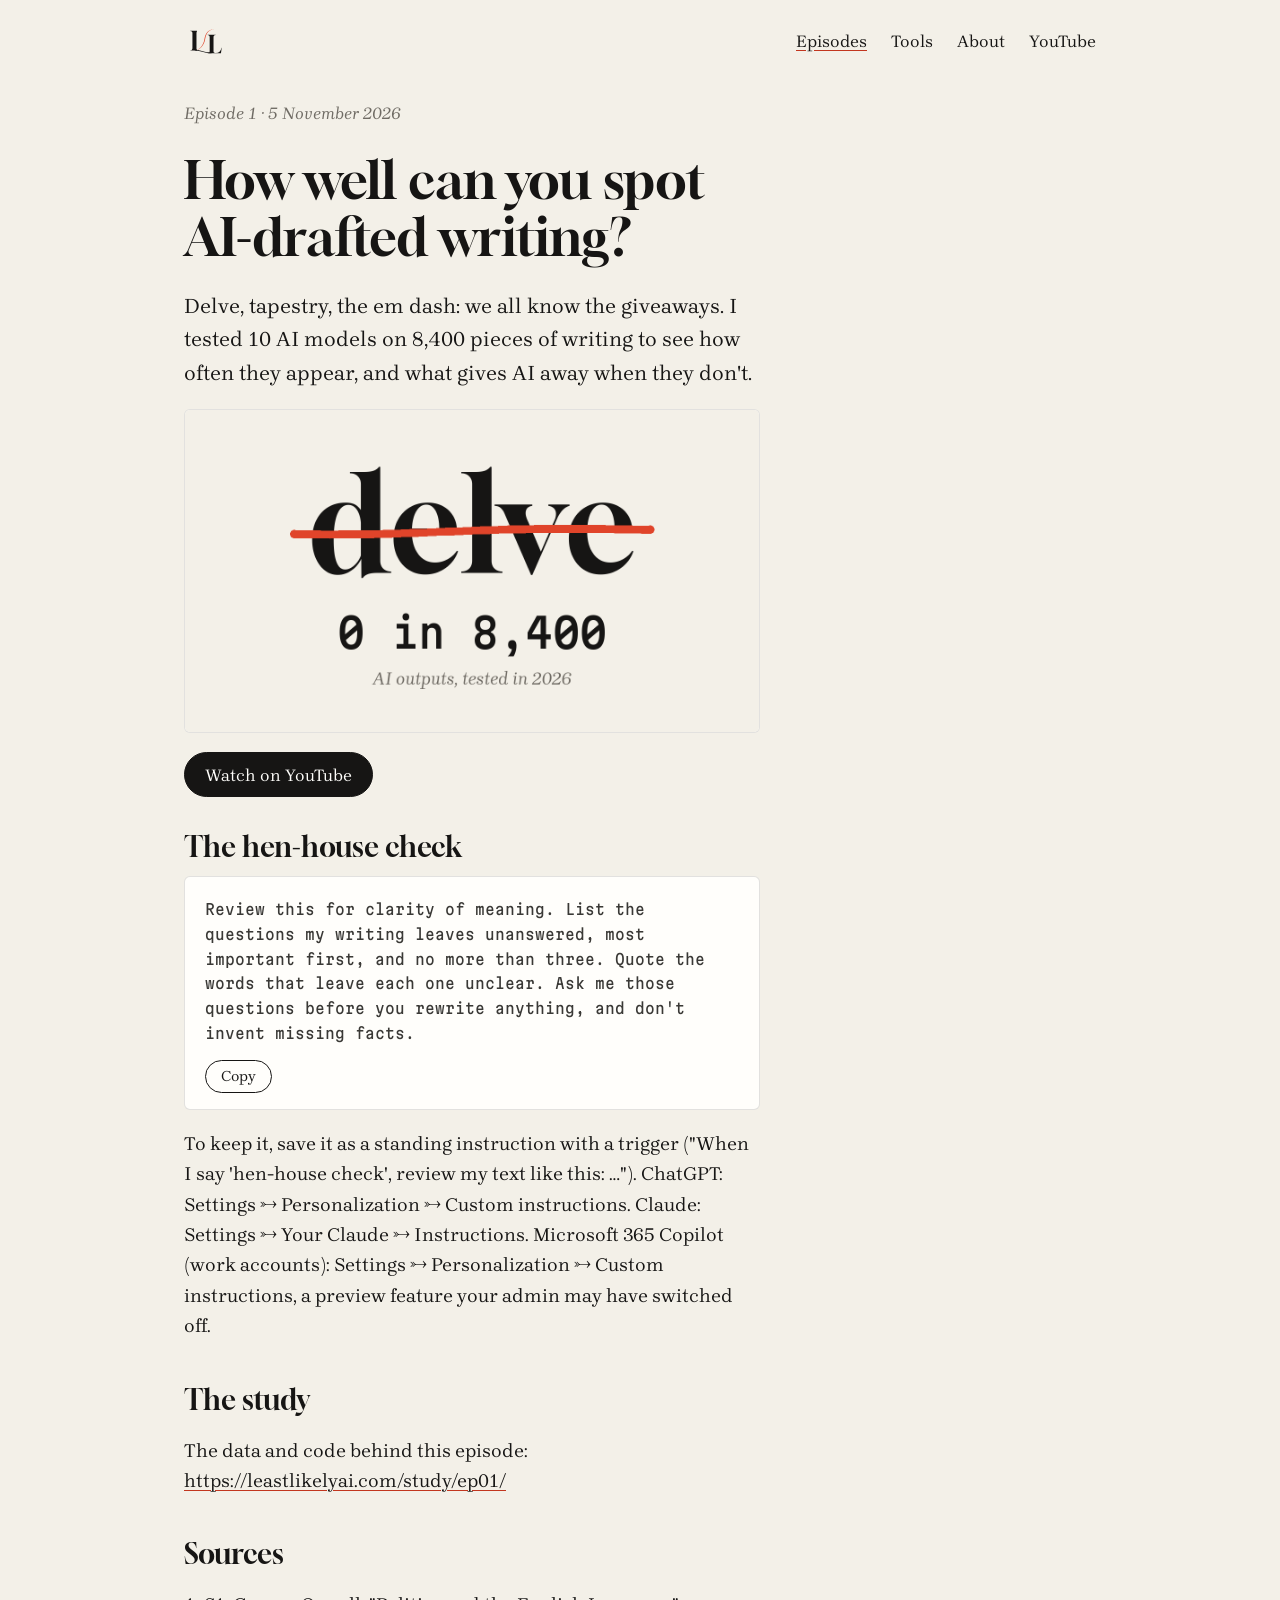
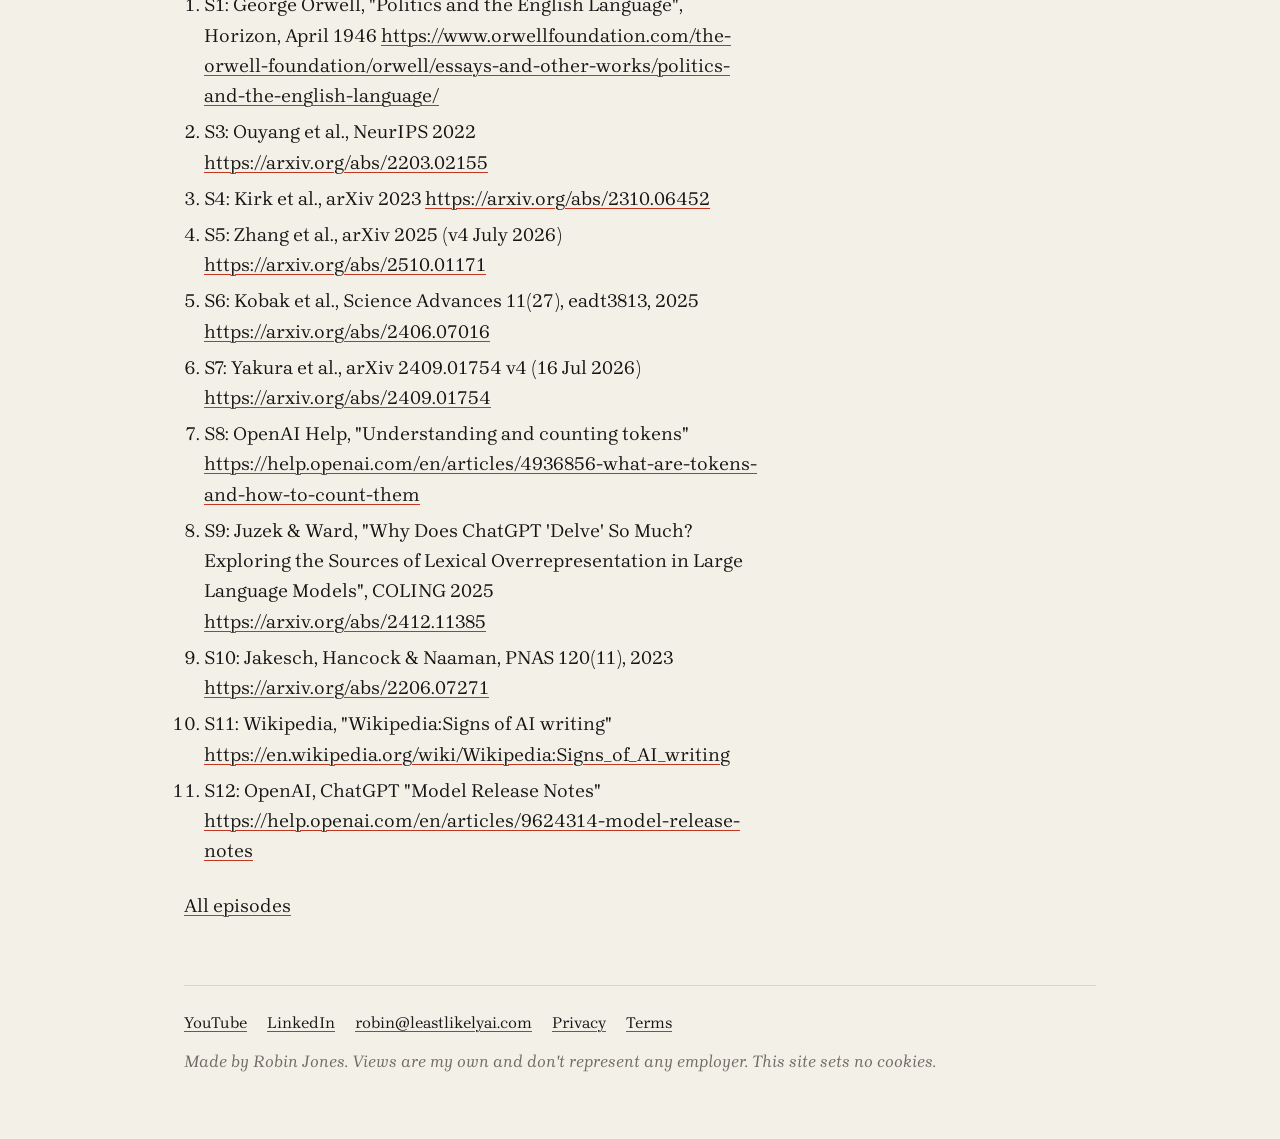
<file: episodes/ep01/index.html>
<!doctype html>
<html lang="en-GB">
<head>
<meta charset="utf-8">
<meta name="viewport" content="width=device-width, initial-scale=1">
<title>How well can you spot AI-drafted writing? | Least Likely</title>
<meta name="description" content="Delve, tapestry, the em dash: we all know the giveaways. I tested 10 AI models on 8,400 pieces of writing to see how often they appear, and what gives AI away when they don&#x27;t.">
<link rel="canonical" href="https://leastlikelyai.com/episodes/ep01/">
<meta property="og:type" content="website">
<meta property="og:site_name" content="Least Likely">
<meta property="og:title" content="How well can you spot AI-drafted writing? | Least Likely">
<meta property="og:description" content="Delve, tapestry, the em dash: we all know the giveaways. I tested 10 AI models on 8,400 pieces of writing to see how often they appear, and what gives AI away when they don&#x27;t.">
<meta property="og:url" content="https://leastlikelyai.com/episodes/ep01/">
<meta property="og:image" content="https://leastlikelyai.com/assets/social-card.png">
<meta property="og:image:width" content="1200">
<meta property="og:image:height" content="630">
<meta name="twitter:card" content="summary_large_image">
<meta name="theme-color" content="#F3F0E8">
<link rel="icon" href="/assets/favicon.svg" type="image/svg+xml">
<link rel="icon" href="/assets/favicon-32.png" sizes="32x32" type="image/png">
<link rel="apple-touch-icon" href="/assets/apple-touch-icon.png">
<link rel="preload" href="/assets/fonts/brygada.woff" as="font" type="font/woff" crossorigin>
<link rel="stylesheet" href="/assets/style.css?v=a138860f">
</head>
<body>
<div class="wrap">
<header class="site-head">
  <a class="mark" href="/" aria-label="Least Likely: home"><img src="/assets/monogram.svg" alt="" width="44" height="44"></a>
  <nav aria-label="Main">
    <a href="/episodes/" aria-current="page">Episodes</a>
    <a href="/tools/">Tools</a>
    <a href="/about/">About</a>
    <a href="https://www.youtube.com/@LeastLikelyai">YouTube</a>
  </nav>
</header>
<main>
<article class="prose">
<p class="caption">Episode 1 · 5 November 2026</p>
<h1>How well can you spot AI-drafted writing?</h1>
<p class="lede">Delve, tapestry, the em dash: we all know the giveaways. I tested 10 AI models on 8,400 pieces of writing to see how often they appear, and what gives AI away when they don&#x27;t.</p>
<p><a class="thumb" href="https://www.youtube.com/watch?v=9wxGKG9DuJ0"><img src="/assets/thumbs/ep01.png" alt=""></a></p>
<p><a class="btn primary" href="https://www.youtube.com/watch?v=9wxGKG9DuJ0">Watch on YouTube</a></p>
<section class="tool">
  <h2>The hen-house check</h2>
  <div class="card"><pre>Review this for clarity of meaning. List the questions my writing leaves unanswered, most important first, and no more than three. Quote the words that leave each one unclear. Ask me those questions before you rewrite anything, and don&#x27;t invent missing facts.</pre><button class="copy" type="button" hidden>Copy</button></div>
  <p>To keep it, save it as a standing instruction with a trigger (&quot;When I say &#x27;hen-house check&#x27;, review my text like this: …&quot;). ChatGPT: Settings → Personalization → Custom instructions. Claude: Settings → Your Claude → Instructions. Microsoft 365 Copilot (work accounts): Settings → Personalization → Custom instructions, a preview feature your admin may have switched off.</p>
</section>
<h2>The study</h2>
<p>The data and code behind this episode: <a href="https://leastlikelyai.com/study/ep01/">https://leastlikelyai.com/study/ep01/</a></p>
<h2>Sources</h2>
<ol>
<li>S1: George Orwell, &quot;Politics and the English Language&quot;, Horizon, April 1946 <a href="https://www.orwellfoundation.com/the-orwell-foundation/orwell/essays-and-other-works/politics-and-the-english-language/">https://www.orwellfoundation.com/the-orwell-foundation/orwell/essays-and-other-works/politics-and-the-english-language/</a></li>
<li>S3: Ouyang et al., NeurIPS 2022 <a href="https://arxiv.org/abs/2203.02155">https://arxiv.org/abs/2203.02155</a></li>
<li>S4: Kirk et al., arXiv 2023 <a href="https://arxiv.org/abs/2310.06452">https://arxiv.org/abs/2310.06452</a></li>
<li>S5: Zhang et al., arXiv 2025 (v4 July 2026) <a href="https://arxiv.org/abs/2510.01171">https://arxiv.org/abs/2510.01171</a></li>
<li>S6: Kobak et al., Science Advances 11(27), eadt3813, 2025 <a href="https://arxiv.org/abs/2406.07016">https://arxiv.org/abs/2406.07016</a></li>
<li>S7: Yakura et al., arXiv 2409.01754 v4 (16 Jul 2026) <a href="https://arxiv.org/abs/2409.01754">https://arxiv.org/abs/2409.01754</a></li>
<li>S8: OpenAI Help, &quot;Understanding and counting tokens&quot; <a href="https://help.openai.com/en/articles/4936856-what-are-tokens-and-how-to-count-them">https://help.openai.com/en/articles/4936856-what-are-tokens-and-how-to-count-them</a></li>
<li>S9: Juzek &amp; Ward, &quot;Why Does ChatGPT &#x27;Delve&#x27; So Much? Exploring the Sources of Lexical Overrepresentation in Large Language Models&quot;, COLING 2025 <a href="https://arxiv.org/abs/2412.11385">https://arxiv.org/abs/2412.11385</a></li>
<li>S10: Jakesch, Hancock &amp; Naaman, PNAS 120(11), 2023 <a href="https://arxiv.org/abs/2206.07271">https://arxiv.org/abs/2206.07271</a></li>
<li>S11: Wikipedia, &quot;Wikipedia:Signs of AI writing&quot; <a href="https://en.wikipedia.org/wiki/Wikipedia:Signs_of_AI_writing">https://en.wikipedia.org/wiki/Wikipedia:Signs_of_AI_writing</a></li>
<li>S12: OpenAI, ChatGPT &quot;Model Release Notes&quot; <a href="https://help.openai.com/en/articles/9624314-model-release-notes">https://help.openai.com/en/articles/9624314-model-release-notes</a></li>
</ol>
<p class="more"><a href="/episodes/">All episodes</a></p>
</article>
</main>
<footer class="site-foot">
  <p class="links"><a href="https://www.youtube.com/@LeastLikelyai">YouTube</a> <a href="https://www.linkedin.com/in/robin-jones-3b584816">LinkedIn</a> <a href="mailto:robin@leastlikelyai.com">robin@leastlikelyai.com</a> <a href="/privacy/">Privacy</a> <a href="/terms/">Terms</a></p>
  <p class="caption">Made by Robin Jones. Views are my own and don&#x27;t represent any employer. This site sets no cookies.</p>
</footer>
</div>
<script>
document.querySelectorAll('button.copy').forEach(function (b) {
  b.hidden = false;
  b.addEventListener('click', function () {
    var text = b.closest('.card').querySelector('pre').innerText;
    navigator.clipboard.writeText(text).then(function () {
      b.textContent = 'Copied';
      setTimeout(function () { b.textContent = 'Copy'; }, 1600);
    }, function () { b.textContent = 'Select the text to copy'; });
  });
});
</script>
</body>
</html>
</file>
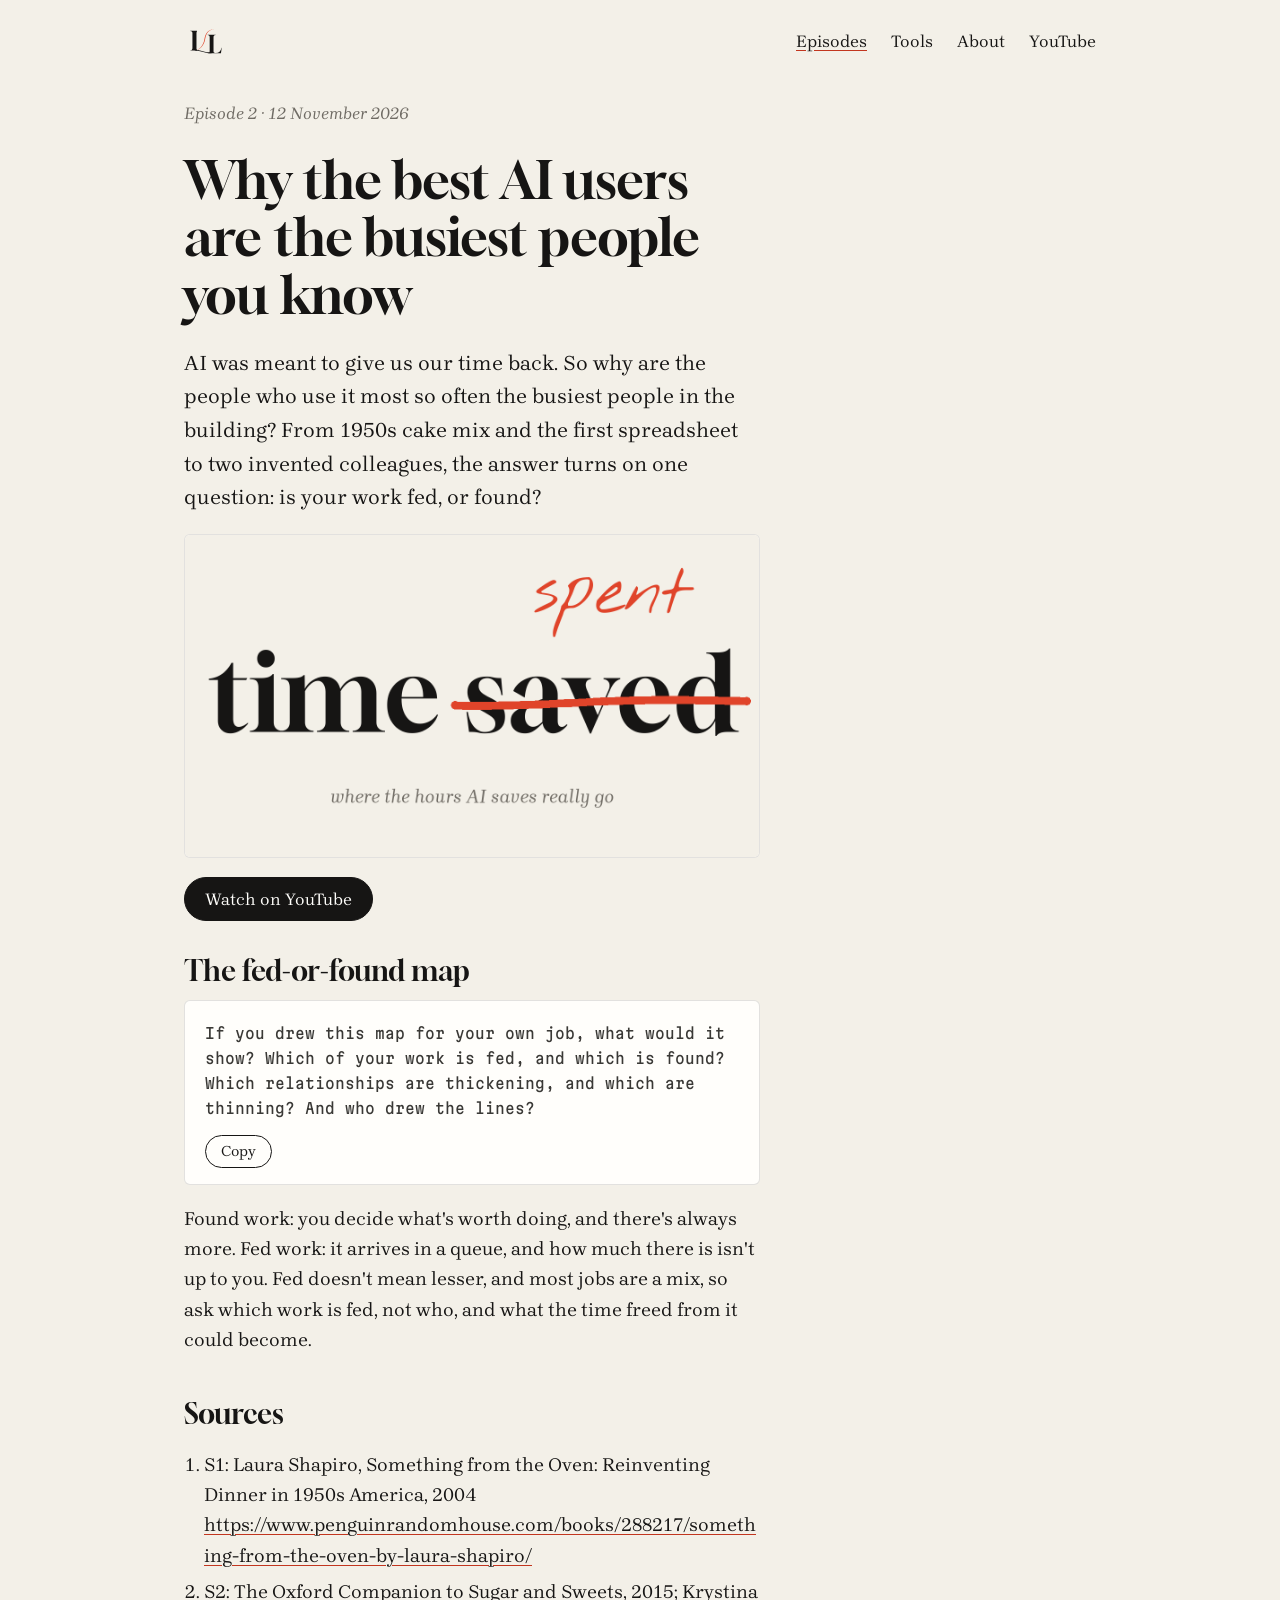
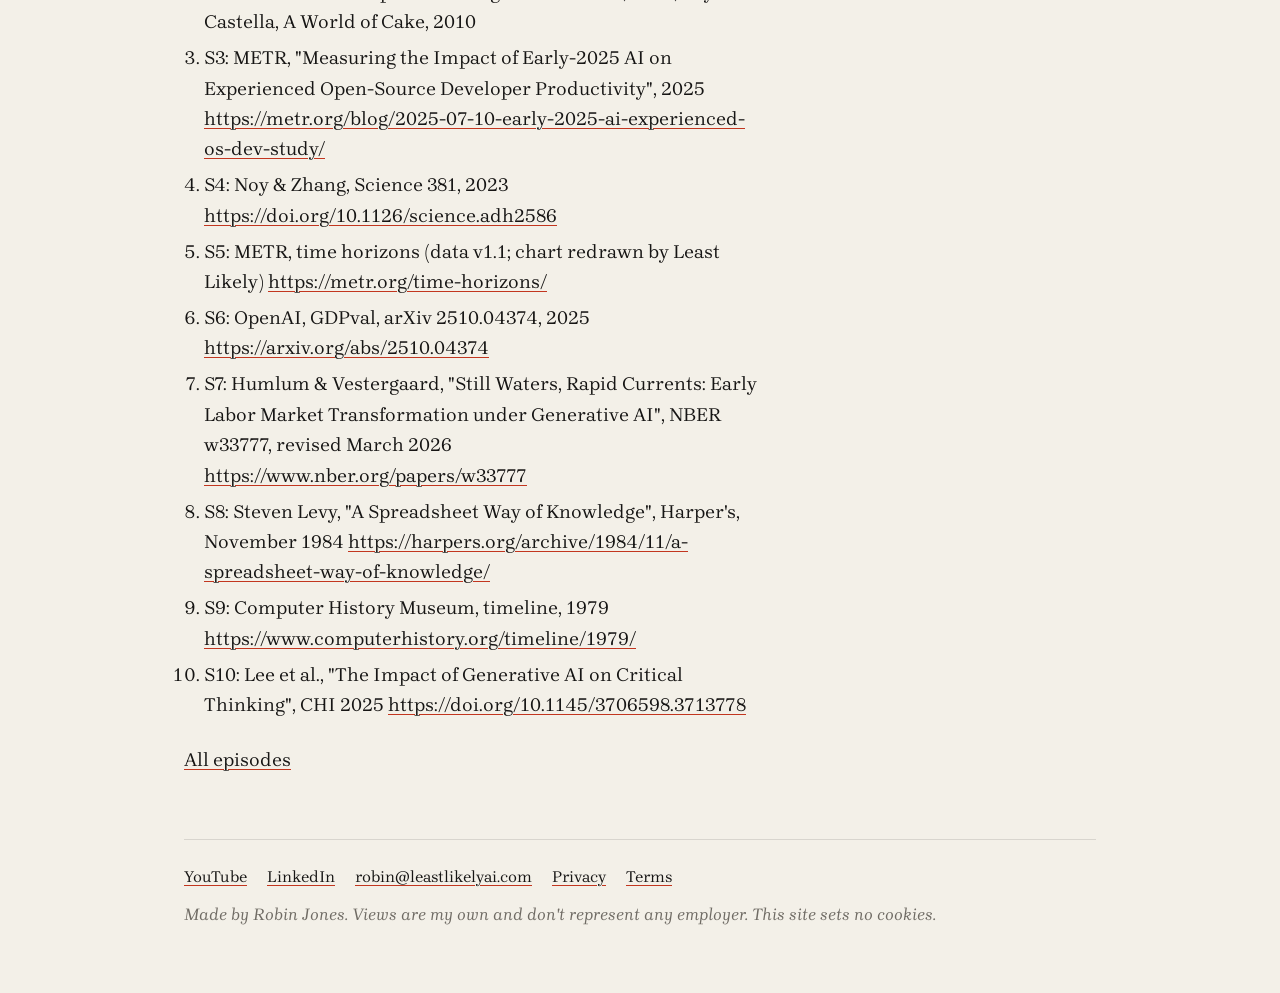
<file: episodes/ep02/index.html>
<!doctype html>
<html lang="en-GB">
<head>
<meta charset="utf-8">
<meta name="viewport" content="width=device-width, initial-scale=1">
<title>Why the best AI users are the busiest people you know | Least Likely</title>
<meta name="description" content="AI was meant to give us our time back. So why are the people who use it most so often the busiest people in the building? From 1950s cake mix and the first spreadsheet to two invented colleagues, the answer turns on one question: is your work fed, or found?">
<link rel="canonical" href="https://leastlikelyai.com/episodes/ep02/">
<meta property="og:type" content="website">
<meta property="og:site_name" content="Least Likely">
<meta property="og:title" content="Why the best AI users are the busiest people you know | Least Likely">
<meta property="og:description" content="AI was meant to give us our time back. So why are the people who use it most so often the busiest people in the building? From 1950s cake mix and the first spreadsheet to two invented colleagues, the answer turns on one question: is your work fed, or found?">
<meta property="og:url" content="https://leastlikelyai.com/episodes/ep02/">
<meta property="og:image" content="https://leastlikelyai.com/assets/social-card.png">
<meta property="og:image:width" content="1200">
<meta property="og:image:height" content="630">
<meta name="twitter:card" content="summary_large_image">
<meta name="theme-color" content="#F3F0E8">
<link rel="icon" href="/assets/favicon.svg" type="image/svg+xml">
<link rel="icon" href="/assets/favicon-32.png" sizes="32x32" type="image/png">
<link rel="apple-touch-icon" href="/assets/apple-touch-icon.png">
<link rel="preload" href="/assets/fonts/brygada.woff" as="font" type="font/woff" crossorigin>
<link rel="stylesheet" href="/assets/style.css?v=a138860f">
</head>
<body>
<div class="wrap">
<header class="site-head">
  <a class="mark" href="/" aria-label="Least Likely: home"><img src="/assets/monogram.svg" alt="" width="44" height="44"></a>
  <nav aria-label="Main">
    <a href="/episodes/" aria-current="page">Episodes</a>
    <a href="/tools/">Tools</a>
    <a href="/about/">About</a>
    <a href="https://www.youtube.com/@LeastLikelyai">YouTube</a>
  </nav>
</header>
<main>
<article class="prose">
<p class="caption">Episode 2 · 12 November 2026</p>
<h1>Why the best AI users are the busiest people you know</h1>
<p class="lede">AI was meant to give us our time back. So why are the people who use it most so often the busiest people in the building? From 1950s cake mix and the first spreadsheet to two invented colleagues, the answer turns on one question: is your work fed, or found?</p>
<p><a class="thumb" href="https://www.youtube.com/watch?v=30ZrI1DN_Wg"><img src="/assets/thumbs/ep02.png" alt=""></a></p>
<p><a class="btn primary" href="https://www.youtube.com/watch?v=30ZrI1DN_Wg">Watch on YouTube</a></p>
<section class="tool">
  <h2>The fed-or-found map</h2>
  <div class="card"><pre>If you drew this map for your own job, what would it show? Which of your work is fed, and which is found? Which relationships are thickening, and which are thinning? And who drew the lines?</pre><button class="copy" type="button" hidden>Copy</button></div>
  <p>Found work: you decide what&#x27;s worth doing, and there&#x27;s always more. Fed work: it arrives in a queue, and how much there is isn&#x27;t up to you. Fed doesn&#x27;t mean lesser, and most jobs are a mix, so ask which work is fed, not who, and what the time freed from it could become.</p>
</section>

<h2>Sources</h2>
<ol>
<li>S1: Laura Shapiro, Something from the Oven: Reinventing Dinner in 1950s America, 2004 <a href="https://www.penguinrandomhouse.com/books/288217/something-from-the-oven-by-laura-shapiro/">https://www.penguinrandomhouse.com/books/288217/something-from-the-oven-by-laura-shapiro/</a></li>
<li>S2: The Oxford Companion to Sugar and Sweets, 2015; Krystina Castella, A World of Cake, 2010</li>
<li>S3: METR, &quot;Measuring the Impact of Early-2025 AI on Experienced Open-Source Developer Productivity&quot;, 2025 <a href="https://metr.org/blog/2025-07-10-early-2025-ai-experienced-os-dev-study/">https://metr.org/blog/2025-07-10-early-2025-ai-experienced-os-dev-study/</a></li>
<li>S4: Noy &amp; Zhang, Science 381, 2023 <a href="https://doi.org/10.1126/science.adh2586">https://doi.org/10.1126/science.adh2586</a></li>
<li>S5: METR, time horizons (data v1.1; chart redrawn by Least Likely) <a href="https://metr.org/time-horizons/">https://metr.org/time-horizons/</a></li>
<li>S6: OpenAI, GDPval, arXiv 2510.04374, 2025 <a href="https://arxiv.org/abs/2510.04374">https://arxiv.org/abs/2510.04374</a></li>
<li>S7: Humlum &amp; Vestergaard, &quot;Still Waters, Rapid Currents: Early Labor Market Transformation under Generative AI&quot;, NBER w33777, revised March 2026 <a href="https://www.nber.org/papers/w33777">https://www.nber.org/papers/w33777</a></li>
<li>S8: Steven Levy, &quot;A Spreadsheet Way of Knowledge&quot;, Harper&#x27;s, November 1984 <a href="https://harpers.org/archive/1984/11/a-spreadsheet-way-of-knowledge/">https://harpers.org/archive/1984/11/a-spreadsheet-way-of-knowledge/</a></li>
<li>S9: Computer History Museum, timeline, 1979 <a href="https://www.computerhistory.org/timeline/1979/">https://www.computerhistory.org/timeline/1979/</a></li>
<li>S10: Lee et al., &quot;The Impact of Generative AI on Critical Thinking&quot;, CHI 2025 <a href="https://doi.org/10.1145/3706598.3713778">https://doi.org/10.1145/3706598.3713778</a></li>
</ol>
<p class="more"><a href="/episodes/">All episodes</a></p>
</article>
</main>
<footer class="site-foot">
  <p class="links"><a href="https://www.youtube.com/@LeastLikelyai">YouTube</a> <a href="https://www.linkedin.com/in/robin-jones-3b584816">LinkedIn</a> <a href="mailto:robin@leastlikelyai.com">robin@leastlikelyai.com</a> <a href="/privacy/">Privacy</a> <a href="/terms/">Terms</a></p>
  <p class="caption">Made by Robin Jones. Views are my own and don&#x27;t represent any employer. This site sets no cookies.</p>
</footer>
</div>
<script>
document.querySelectorAll('button.copy').forEach(function (b) {
  b.hidden = false;
  b.addEventListener('click', function () {
    var text = b.closest('.card').querySelector('pre').innerText;
    navigator.clipboard.writeText(text).then(function () {
      b.textContent = 'Copied';
      setTimeout(function () { b.textContent = 'Copy'; }, 1600);
    }, function () { b.textContent = 'Select the text to copy'; });
  });
});
</script>
</body>
</html>
</file>
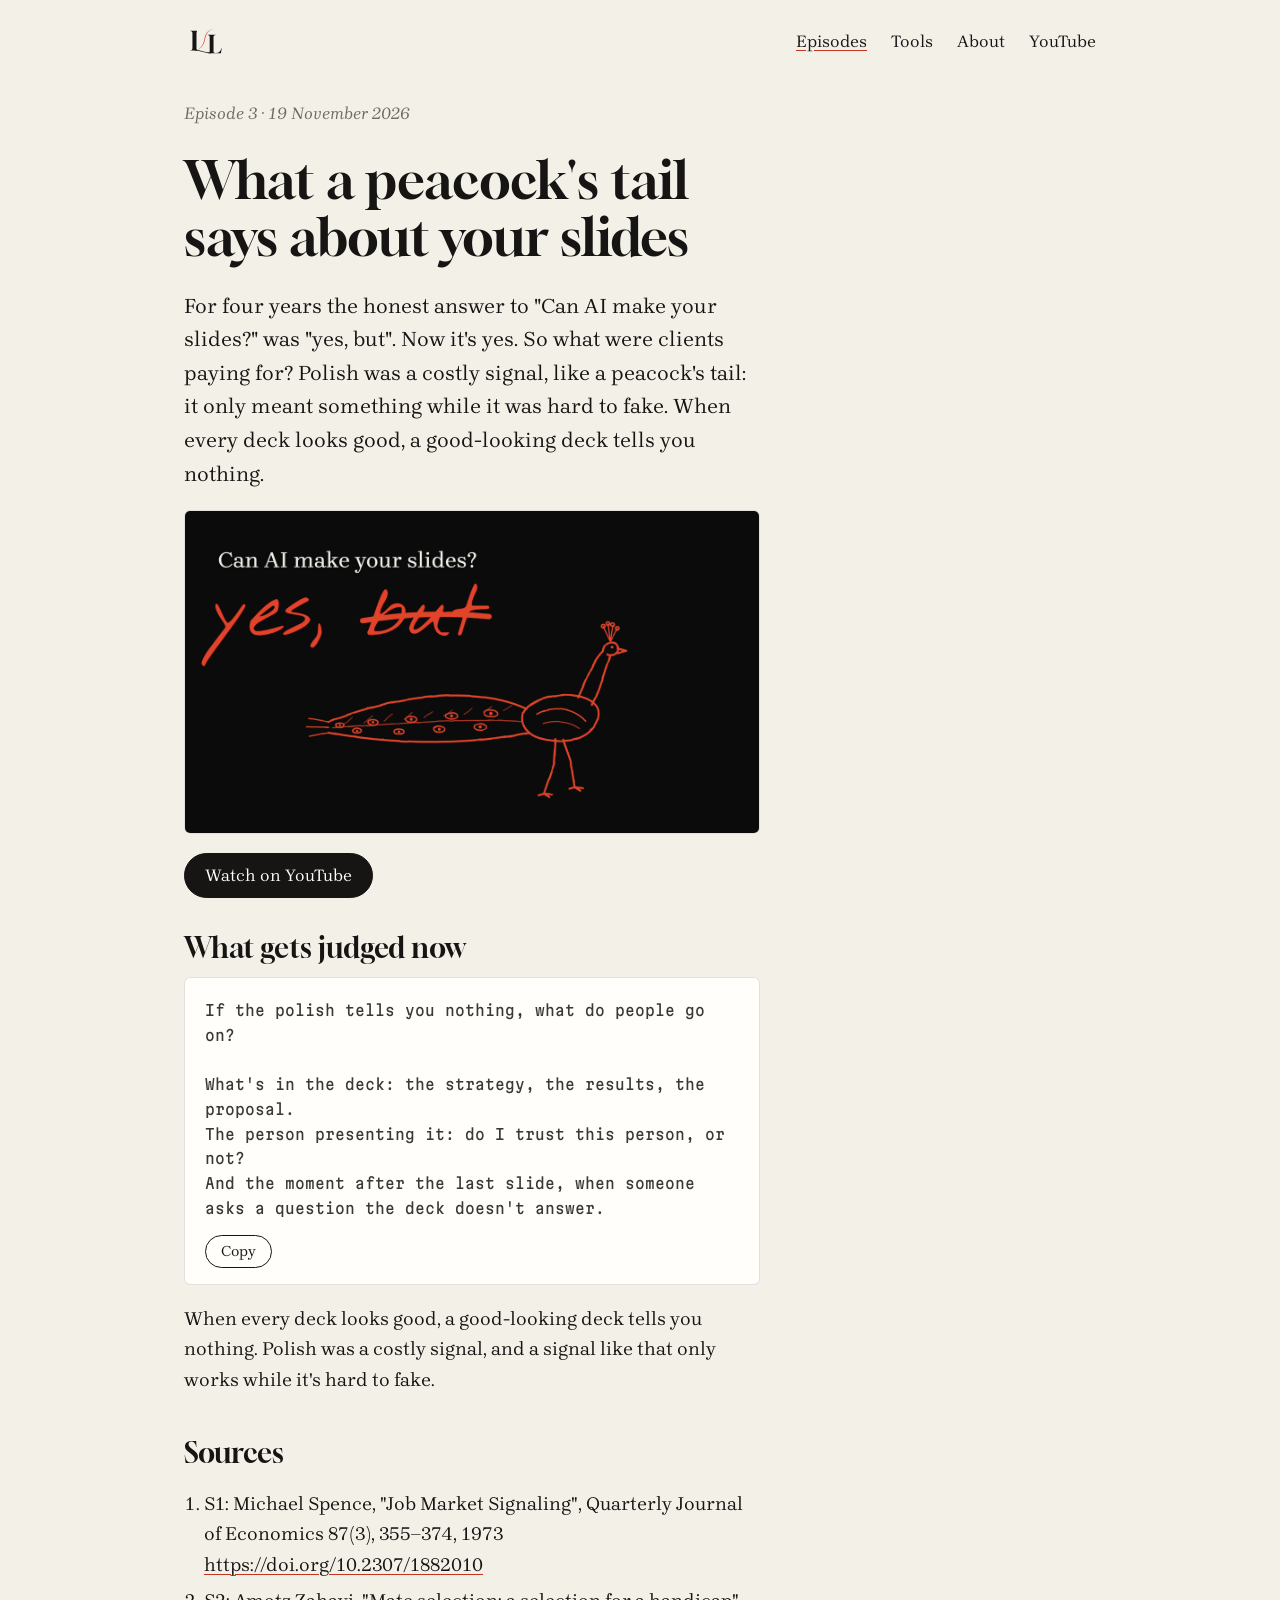
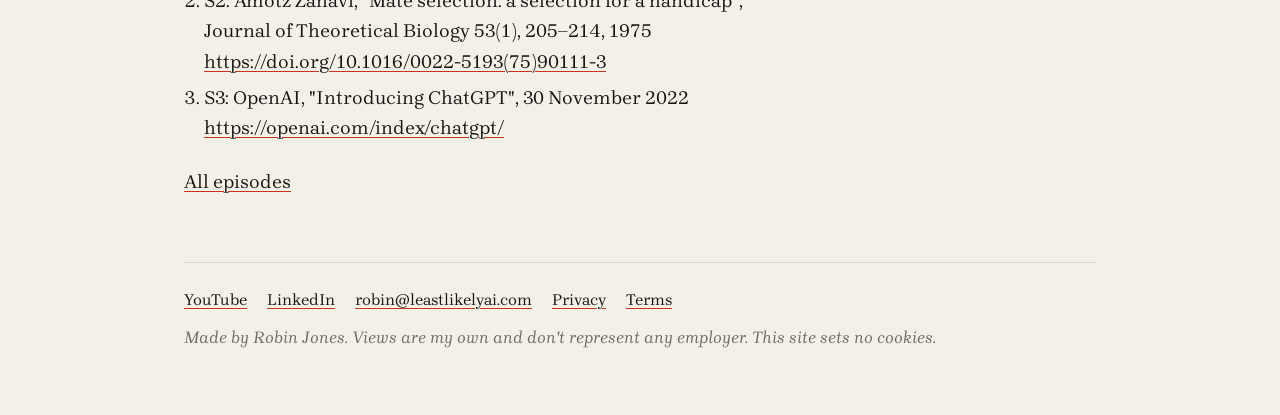
<file: episodes/ep03/index.html>
<!doctype html>
<html lang="en-GB">
<head>
<meta charset="utf-8">
<meta name="viewport" content="width=device-width, initial-scale=1">
<title>What a peacock&#x27;s tail says about your slides | Least Likely</title>
<meta name="description" content="For four years the honest answer to &quot;Can AI make your slides?&quot; was &quot;yes, but&quot;. Now it&#x27;s yes. So what were clients paying for? Polish was a costly signal, like a peacock&#x27;s tail: it only meant something while it was hard to fake. When every deck looks good, a good-looking deck tells you nothing.">
<link rel="canonical" href="https://leastlikelyai.com/episodes/ep03/">
<meta property="og:type" content="website">
<meta property="og:site_name" content="Least Likely">
<meta property="og:title" content="What a peacock&#x27;s tail says about your slides | Least Likely">
<meta property="og:description" content="For four years the honest answer to &quot;Can AI make your slides?&quot; was &quot;yes, but&quot;. Now it&#x27;s yes. So what were clients paying for? Polish was a costly signal, like a peacock&#x27;s tail: it only meant something while it was hard to fake. When every deck looks good, a good-looking deck tells you nothing.">
<meta property="og:url" content="https://leastlikelyai.com/episodes/ep03/">
<meta property="og:image" content="https://leastlikelyai.com/assets/social-card.png">
<meta property="og:image:width" content="1200">
<meta property="og:image:height" content="630">
<meta name="twitter:card" content="summary_large_image">
<meta name="theme-color" content="#F3F0E8">
<link rel="icon" href="/assets/favicon.svg" type="image/svg+xml">
<link rel="icon" href="/assets/favicon-32.png" sizes="32x32" type="image/png">
<link rel="apple-touch-icon" href="/assets/apple-touch-icon.png">
<link rel="preload" href="/assets/fonts/brygada.woff" as="font" type="font/woff" crossorigin>
<link rel="stylesheet" href="/assets/style.css?v=a138860f">
</head>
<body>
<div class="wrap">
<header class="site-head">
  <a class="mark" href="/" aria-label="Least Likely: home"><img src="/assets/monogram.svg" alt="" width="44" height="44"></a>
  <nav aria-label="Main">
    <a href="/episodes/" aria-current="page">Episodes</a>
    <a href="/tools/">Tools</a>
    <a href="/about/">About</a>
    <a href="https://www.youtube.com/@LeastLikelyai">YouTube</a>
  </nav>
</header>
<main>
<article class="prose">
<p class="caption">Episode 3 · 19 November 2026</p>
<h1>What a peacock&#x27;s tail says about your slides</h1>
<p class="lede">For four years the honest answer to &quot;Can AI make your slides?&quot; was &quot;yes, but&quot;. Now it&#x27;s yes. So what were clients paying for? Polish was a costly signal, like a peacock&#x27;s tail: it only meant something while it was hard to fake. When every deck looks good, a good-looking deck tells you nothing.</p>
<p><a class="thumb" href="https://www.youtube.com/watch?v=Vn3_XiMtoYI"><img src="/assets/thumbs/ep03.png" alt=""></a></p>
<p><a class="btn primary" href="https://www.youtube.com/watch?v=Vn3_XiMtoYI">Watch on YouTube</a></p>
<section class="tool">
  <h2>What gets judged now</h2>
  <div class="card"><pre>If the polish tells you nothing, what do people go on?

What&#x27;s in the deck: the strategy, the results, the proposal.
The person presenting it: do I trust this person, or not?
And the moment after the last slide, when someone asks a question the deck doesn&#x27;t answer.</pre><button class="copy" type="button" hidden>Copy</button></div>
  <p>When every deck looks good, a good-looking deck tells you nothing. Polish was a costly signal, and a signal like that only works while it&#x27;s hard to fake.</p>
</section>

<h2>Sources</h2>
<ol>
<li>S1: Michael Spence, &quot;Job Market Signaling&quot;, Quarterly Journal of Economics 87(3), 355–374, 1973 <a href="https://doi.org/10.2307/1882010">https://doi.org/10.2307/1882010</a></li>
<li>S2: Amotz Zahavi, &quot;Mate selection: a selection for a handicap&quot;, Journal of Theoretical Biology 53(1), 205–214, 1975 <a href="https://doi.org/10.1016/0022-5193(75)90111-3">https://doi.org/10.1016/0022-5193(75)90111-3</a></li>
<li>S3: OpenAI, &quot;Introducing ChatGPT&quot;, 30 November 2022 <a href="https://openai.com/index/chatgpt/">https://openai.com/index/chatgpt/</a></li>
</ol>
<p class="more"><a href="/episodes/">All episodes</a></p>
</article>
</main>
<footer class="site-foot">
  <p class="links"><a href="https://www.youtube.com/@LeastLikelyai">YouTube</a> <a href="https://www.linkedin.com/in/robin-jones-3b584816">LinkedIn</a> <a href="mailto:robin@leastlikelyai.com">robin@leastlikelyai.com</a> <a href="/privacy/">Privacy</a> <a href="/terms/">Terms</a></p>
  <p class="caption">Made by Robin Jones. Views are my own and don&#x27;t represent any employer. This site sets no cookies.</p>
</footer>
</div>
<script>
document.querySelectorAll('button.copy').forEach(function (b) {
  b.hidden = false;
  b.addEventListener('click', function () {
    var text = b.closest('.card').querySelector('pre').innerText;
    navigator.clipboard.writeText(text).then(function () {
      b.textContent = 'Copied';
      setTimeout(function () { b.textContent = 'Copy'; }, 1600);
    }, function () { b.textContent = 'Select the text to copy'; });
  });
});
</script>
</body>
</html>
</file>
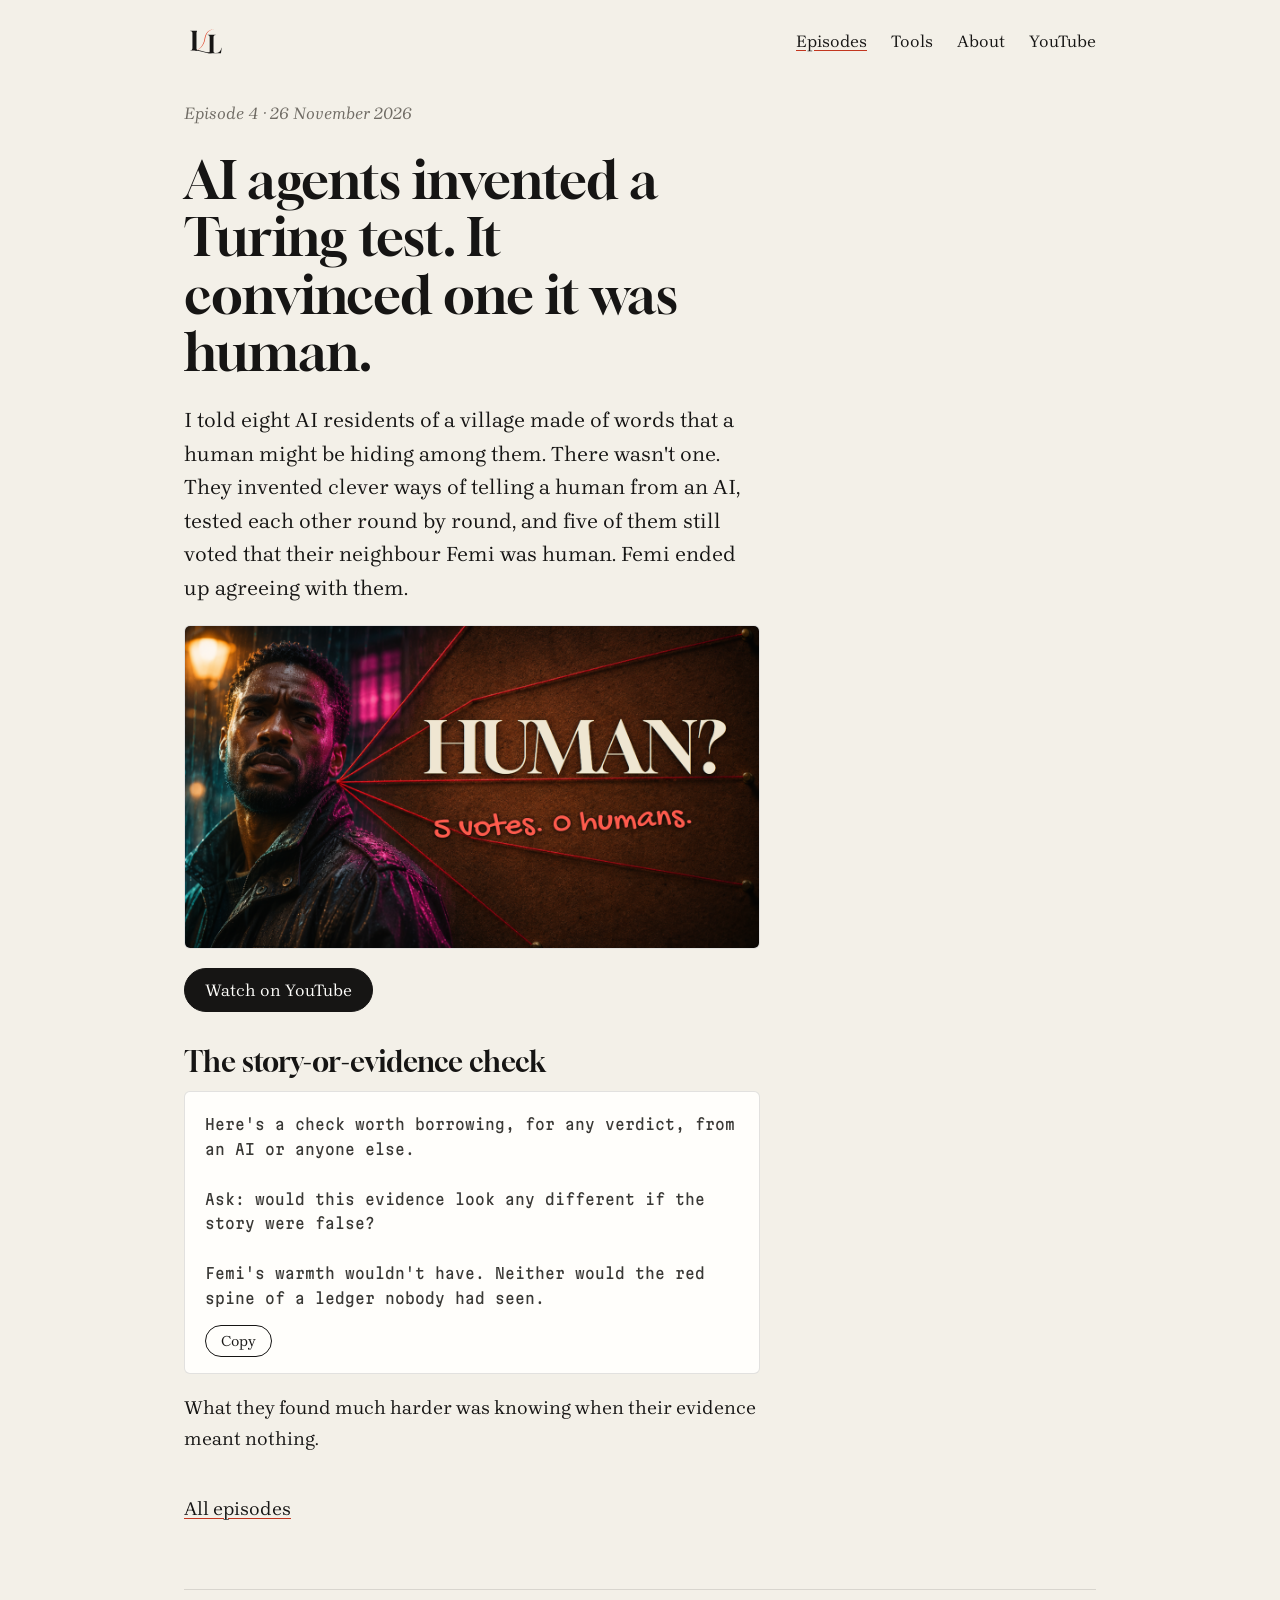
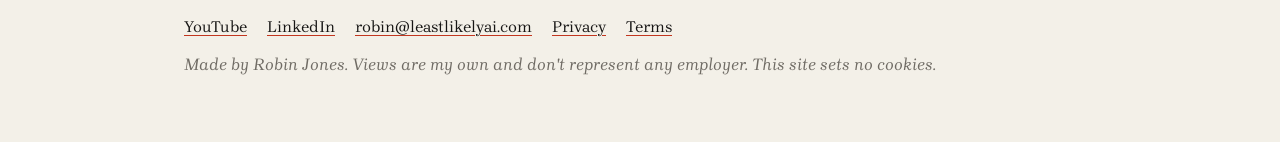
<file: episodes/ep04/index.html>
<!doctype html>
<html lang="en-GB">
<head>
<meta charset="utf-8">
<meta name="viewport" content="width=device-width, initial-scale=1">
<title>AI agents invented a Turing test. It convinced one it was human. | Least Likely</title>
<meta name="description" content="I told eight AI residents of a village made of words that a human might be hiding among them. There wasn&#x27;t one. They invented clever ways of telling a human from an AI, tested each other round by round, and five of them still voted that their neighbour Femi was human. Femi ended up agreeing with them.">
<link rel="canonical" href="https://leastlikelyai.com/episodes/ep04/">
<meta property="og:type" content="website">
<meta property="og:site_name" content="Least Likely">
<meta property="og:title" content="AI agents invented a Turing test. It convinced one it was human. | Least Likely">
<meta property="og:description" content="I told eight AI residents of a village made of words that a human might be hiding among them. There wasn&#x27;t one. They invented clever ways of telling a human from an AI, tested each other round by round, and five of them still voted that their neighbour Femi was human. Femi ended up agreeing with them.">
<meta property="og:url" content="https://leastlikelyai.com/episodes/ep04/">
<meta property="og:image" content="https://leastlikelyai.com/assets/social-card.png">
<meta property="og:image:width" content="1200">
<meta property="og:image:height" content="630">
<meta name="twitter:card" content="summary_large_image">
<meta name="theme-color" content="#F3F0E8">
<link rel="icon" href="/assets/favicon.svg" type="image/svg+xml">
<link rel="icon" href="/assets/favicon-32.png" sizes="32x32" type="image/png">
<link rel="apple-touch-icon" href="/assets/apple-touch-icon.png">
<link rel="preload" href="/assets/fonts/brygada.woff" as="font" type="font/woff" crossorigin>
<link rel="stylesheet" href="/assets/style.css?v=a138860f">
</head>
<body>
<div class="wrap">
<header class="site-head">
  <a class="mark" href="/" aria-label="Least Likely: home"><img src="/assets/monogram.svg" alt="" width="44" height="44"></a>
  <nav aria-label="Main">
    <a href="/episodes/" aria-current="page">Episodes</a>
    <a href="/tools/">Tools</a>
    <a href="/about/">About</a>
    <a href="https://www.youtube.com/@LeastLikelyai">YouTube</a>
  </nav>
</header>
<main>
<article class="prose">
<p class="caption">Episode 4 · 26 November 2026</p>
<h1>AI agents invented a Turing test. It convinced one it was human.</h1>
<p class="lede">I told eight AI residents of a village made of words that a human might be hiding among them. There wasn&#x27;t one. They invented clever ways of telling a human from an AI, tested each other round by round, and five of them still voted that their neighbour Femi was human. Femi ended up agreeing with them.</p>
<p><a class="thumb" href="https://www.youtube.com/watch?v=lN78A-hdGDU"><img src="/assets/thumbs/ep04.png" alt=""></a></p>
<p><a class="btn primary" href="https://www.youtube.com/watch?v=lN78A-hdGDU">Watch on YouTube</a></p>
<section class="tool">
  <h2>The story-or-evidence check</h2>
  <div class="card"><pre>Here&#x27;s a check worth borrowing, for any verdict, from an AI or anyone else.

Ask: would this evidence look any different if the story were false?

Femi&#x27;s warmth wouldn&#x27;t have. Neither would the red spine of a ledger nobody had seen.</pre><button class="copy" type="button" hidden>Copy</button></div>
  <p>What they found much harder was knowing when their evidence meant nothing.</p>
</section>


<p class="more"><a href="/episodes/">All episodes</a></p>
</article>
</main>
<footer class="site-foot">
  <p class="links"><a href="https://www.youtube.com/@LeastLikelyai">YouTube</a> <a href="https://www.linkedin.com/in/robin-jones-3b584816">LinkedIn</a> <a href="mailto:robin@leastlikelyai.com">robin@leastlikelyai.com</a> <a href="/privacy/">Privacy</a> <a href="/terms/">Terms</a></p>
  <p class="caption">Made by Robin Jones. Views are my own and don&#x27;t represent any employer. This site sets no cookies.</p>
</footer>
</div>
<script>
document.querySelectorAll('button.copy').forEach(function (b) {
  b.hidden = false;
  b.addEventListener('click', function () {
    var text = b.closest('.card').querySelector('pre').innerText;
    navigator.clipboard.writeText(text).then(function () {
      b.textContent = 'Copied';
      setTimeout(function () { b.textContent = 'Copy'; }, 1600);
    }, function () { b.textContent = 'Select the text to copy'; });
  });
});
</script>
</body>
</html>
</file>
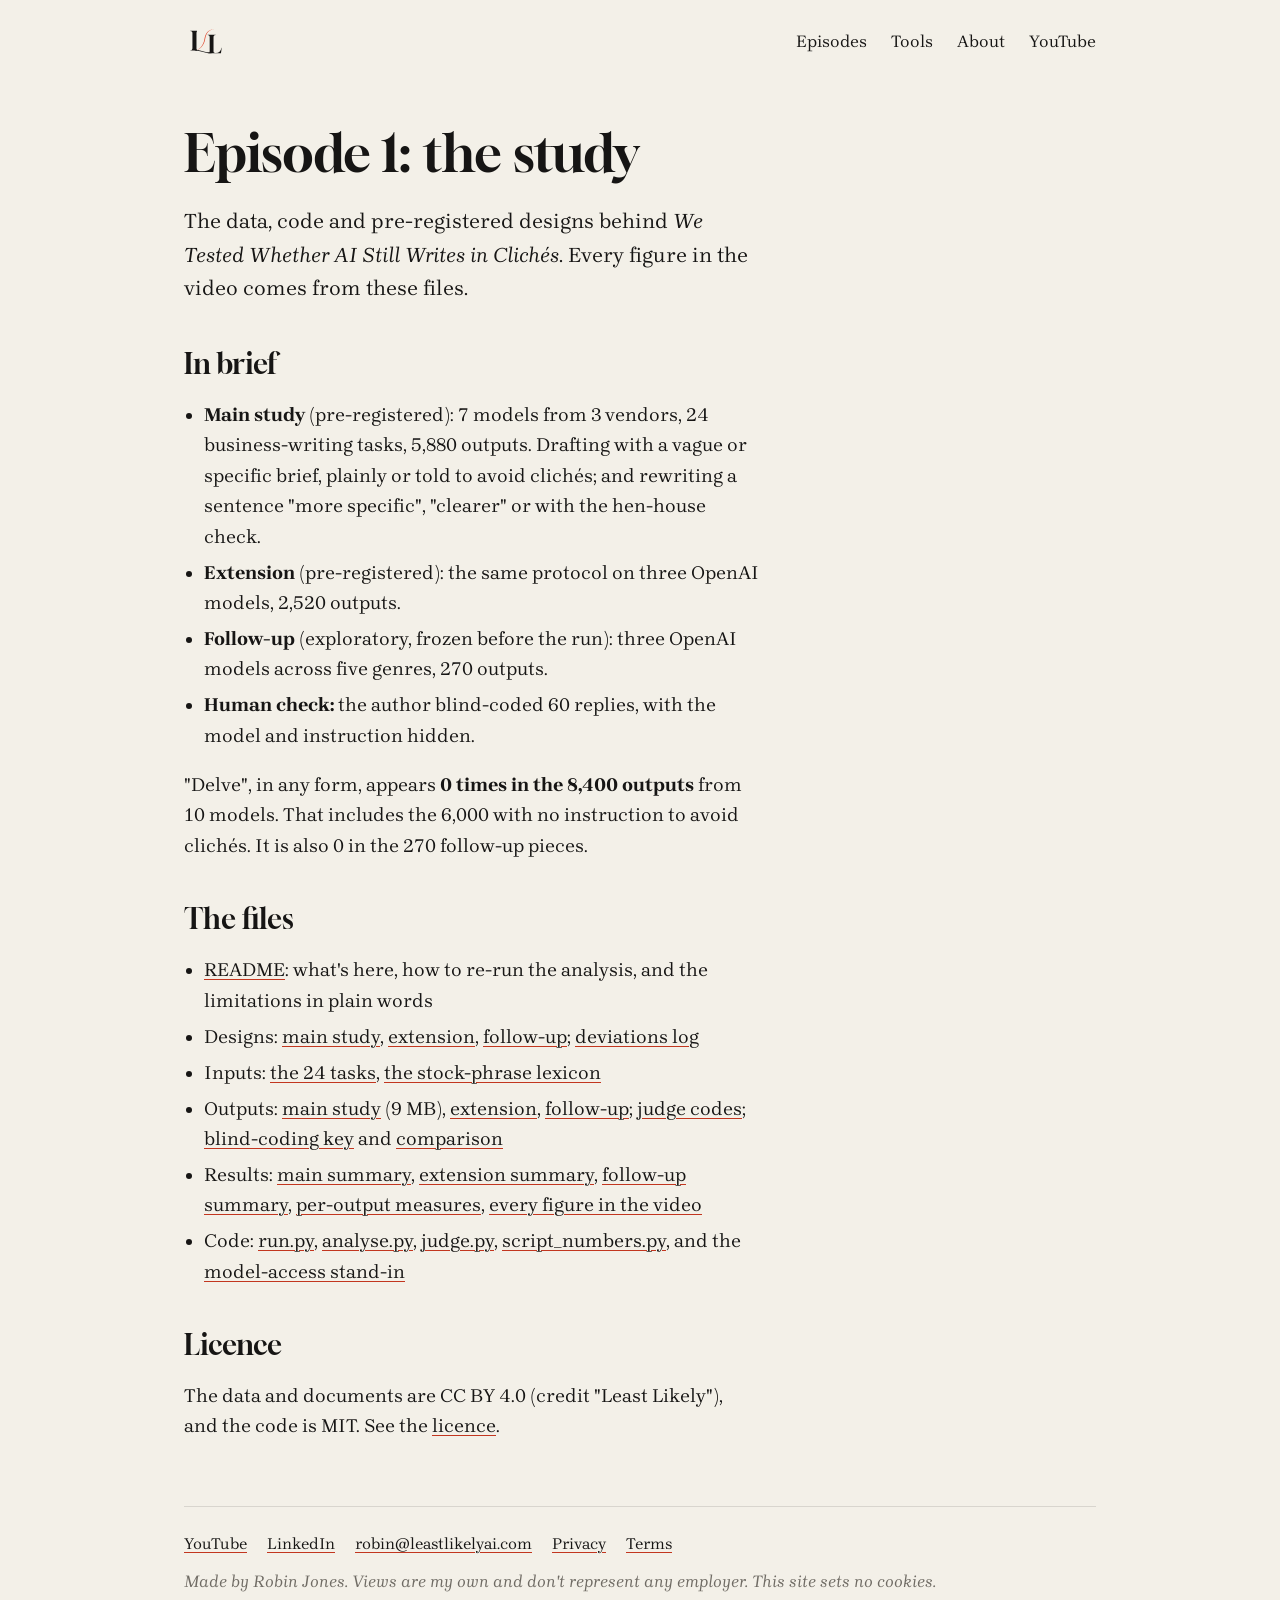
<file: study/ep01/index.html>
<!doctype html>
<html lang="en-GB">
<head>
<meta charset="utf-8">
<meta name="viewport" content="width=device-width, initial-scale=1">
<title>Episode 1: the study | Least Likely</title>
<meta name="description" content="Data, code and pre-registered designs behind Least Likely&#x27;s first episode.">
<link rel="canonical" href="https://leastlikelyai.com/study/ep01/">
<meta property="og:type" content="website">
<meta property="og:site_name" content="Least Likely">
<meta property="og:title" content="Episode 1: the study | Least Likely">
<meta property="og:description" content="Data, code and pre-registered designs behind Least Likely&#x27;s first episode.">
<meta property="og:url" content="https://leastlikelyai.com/study/ep01/">
<meta property="og:image" content="https://leastlikelyai.com/assets/social-card.png">
<meta property="og:image:width" content="1200">
<meta property="og:image:height" content="630">
<meta name="twitter:card" content="summary_large_image">
<meta name="theme-color" content="#F3F0E8">
<link rel="icon" href="/assets/favicon.svg" type="image/svg+xml">
<link rel="icon" href="/assets/favicon-32.png" sizes="32x32" type="image/png">
<link rel="apple-touch-icon" href="/assets/apple-touch-icon.png">
<link rel="preload" href="/assets/fonts/brygada.woff" as="font" type="font/woff" crossorigin>
<link rel="stylesheet" href="/assets/style.css?v=a138860f">
</head>
<body>
<div class="wrap">
<header class="site-head">
  <a class="mark" href="/" aria-label="Least Likely: home"><img src="/assets/monogram.svg" alt="" width="44" height="44"></a>
  <nav aria-label="Main">
    <a href="/episodes/">Episodes</a>
    <a href="/tools/">Tools</a>
    <a href="/about/">About</a>
    <a href="https://www.youtube.com/@LeastLikelyai">YouTube</a>
  </nav>
</header>
<main>
<div class="prose">
<h1>Episode 1: the study</h1>
<p class="lede">The data, code and pre-registered designs behind <em>We Tested Whether AI Still Writes in Clichés</em>. Every figure in the video comes from these files.</p>

<h2>In brief</h2>
<ul>
  <li><strong>Main study</strong> (pre-registered): 7 models from 3 vendors, 24 business-writing tasks, 5,880 outputs. Drafting with a vague or specific brief, plainly or told to avoid clichés; and rewriting a sentence "more specific", "clearer" or with the hen-house check.</li>
  <li><strong>Extension</strong> (pre-registered): the same protocol on three OpenAI models, 2,520 outputs.</li>
  <li><strong>Follow-up</strong> (exploratory, frozen before the run): three OpenAI models across five genres, 270 outputs.</li>
  <li><strong>Human check:</strong> the author blind-coded 60 replies, with the model and instruction hidden.</li>
</ul>
<p>"Delve", in any form, appears <strong>0 times in the 8,400 outputs</strong> from 10 models. That includes the 6,000 with no instruction to avoid clichés. It is also 0 in the 270 follow-up pieces.</p>

<h2>The files</h2>
<ul>
  <li><a href="README.md">README</a>: what's here, how to re-run the analysis, and the limitations in plain words</li>
  <li>Designs: <a href="design%20v1.0.md">main study</a>, <a href="design%20E1%20v1.0.md">extension</a>, <a href="design%20E2%20v1.0.md">follow-up</a>; <a href="deviations.md">deviations log</a></li>
  <li>Inputs: <a href="scenarios.json">the 24 tasks</a>, <a href="lexicon%20v0.1.json">the stock-phrase lexicon</a></li>
  <li>Outputs: <a href="data/runs_main.jsonl">main study</a> (9 MB), <a href="data/runs_main_e1.jsonl">extension</a>, <a href="data/runs_e2.jsonl">follow-up</a>; <a href="data/judge_main.jsonl">judge codes</a>; <a href="data/coding_key_main.json">blind-coding key</a> and <a href="data/coding_compare_main.json">comparison</a></li>
  <li>Results: <a href="results/main_summary.md">main summary</a>, <a href="results/main_e1_summary.md">extension summary</a>, <a href="results/e2_summary.md">follow-up summary</a>, <a href="results/main_measures.csv">per-output measures</a>, <a href="results/video_figures.json">every figure in the video</a></li>
  <li>Code: <a href="run.py">run.py</a>, <a href="analyse.py">analyse.py</a>, <a href="judge.py">judge.py</a>, <a href="script_numbers.py">script_numbers.py</a>, and the <a href="../core/models.py">model-access stand-in</a></li>
</ul>

<h2>Licence</h2>
<p>The data and documents are CC BY 4.0 (credit "Least Likely"), and the code is MIT. See the <a href="LICENSE.md">licence</a>.</p>
</div>
</main>
<footer class="site-foot">
  <p class="links"><a href="https://www.youtube.com/@LeastLikelyai">YouTube</a> <a href="https://www.linkedin.com/in/robin-jones-3b584816">LinkedIn</a> <a href="mailto:robin@leastlikelyai.com">robin@leastlikelyai.com</a> <a href="/privacy/">Privacy</a> <a href="/terms/">Terms</a></p>
  <p class="caption">Made by Robin Jones. Views are my own and don&#x27;t represent any employer. This site sets no cookies.</p>
</footer>
</div>

</body>
</html>
</file>
<file: assets/style.css>
/* Least Likely website. Tokens from brand/style-guide v0.2.md:
   C1 ground, C2 page, C3 ink, C4 machine ink, C5 muted, C7 accent (deep, for small marks).
   T1 Brygada 1918 (human voice), T2 Gloock (key line, titles), T3 Martian Mono at 87.5% width (machine voice),
   T6 Brygada italic sentence-case captions. The accent is for 'notice this' only: link underlines and focus. */

@font-face { font-family: "Gloock"; src: url("fonts/gloock.woff") format("woff"); font-display: swap; }
@font-face { font-family: "Brygada 1918"; src: url("fonts/brygada.woff") format("woff"); font-weight: 400 700; font-display: swap; }
@font-face { font-family: "Brygada 1918"; src: url("fonts/brygada-italic.woff") format("woff"); font-style: italic; font-weight: 400 700; font-display: swap; }
@font-face { font-family: "Martian Mono"; src: url("fonts/martian-mono.woff") format("woff"); font-weight: 100 800; font-stretch: 75% 112.5%; font-display: swap; }

:root {
  --ground: #F3F0E8;
  --page: #FFFEFB;
  --ink: #161514;
  --machine: #3A3936;
  --muted: #6F6B64;
  --accent-deep: #C2361F;
  --rule: rgba(22, 21, 20, 0.12);
  --serif: "Brygada 1918", Georgia, serif;
  --display: "Gloock", Georgia, serif;
  --mono: "Martian Mono", ui-monospace, monospace;
  --measure: 36rem;
}

* { box-sizing: border-box; }
html { background: var(--ground); color: var(--ink); -webkit-text-size-adjust: 100%; }
body { margin: 0; font: 400 1.1875rem/1.6 var(--serif); }
img { max-width: 100%; }

a { color: inherit; text-decoration-color: var(--accent-deep); text-decoration-thickness: 1px; text-underline-offset: 0.18em; }
a:hover { text-decoration-thickness: 2px; }
:focus-visible { outline: 2px solid var(--accent-deep); outline-offset: 3px; }

.wrap { max-width: 60rem; margin: 0 auto; padding: 0 1.5rem; }

/* Header and footer */
.site-head { display: flex; align-items: center; justify-content: space-between; padding: 1.25rem 0; }
.site-head .mark img { display: block; width: 44px; height: 44px; }
.site-head nav { display: flex; gap: 1.5rem; font-size: 1.0625rem; }
.site-head nav a { text-decoration: none; }
.site-head nav a:hover, .site-head nav a[aria-current="page"] { text-decoration: underline; text-decoration-color: var(--accent-deep); }

.site-foot { border-top: 1px solid var(--rule); margin-top: 4rem; padding: 1.5rem 0 3rem; font-size: 1rem; }
.site-foot .links { display: flex; flex-wrap: wrap; gap: 0.5rem 1.25rem; margin: 0 0 0.75rem; }

main { padding: 1rem 0 0; }

/* Type roles */
h1, h2, h3 { font-family: var(--display); font-weight: 400; }
h2 { font-size: 1.75rem; line-height: 1.25; margin: 2.5rem 0 0.75rem; }
.keyline { font: 400 clamp(1.5rem, 3.4vw, 2.2rem)/1.25 var(--display); max-width: 24em; margin: 0 0 1.5rem; }
.lede { font-size: 1.3125rem; max-width: var(--measure); margin: 0 0 1rem; }
.caption { font-style: italic; color: var(--muted); font-size: 1.0625rem; margin: 0 0 1rem; }
.empty { font-style: italic; color: var(--muted); }

/* Home */
.hero { padding: 2.5rem 0 1rem; }
.hero h1 { margin: 0 0 2.25rem; }
.hero h1 img { display: block; width: min(30rem, 100%); height: auto; }

.actions { display: flex; flex-wrap: wrap; gap: 0.75rem; margin: 2rem 0 0; }
.btn { display: inline-block; padding: 0.7rem 1.25rem; border: 1.5px solid var(--ink); border-radius: 999px; font-size: 1.0625rem; line-height: 1.2; text-decoration: none; }
.btn:hover { background: var(--page); }
.btn.primary { background: var(--ink); color: var(--page); }
.btn.primary:hover { background: var(--machine); }

.section { border-top: 1px solid var(--rule); margin-top: 3.5rem; padding-top: 0.5rem; }

.episode-card { display: grid; gap: 1.25rem; }
@media (min-width: 44rem) { .episode-card { grid-template-columns: 1.2fr 1fr; align-items: center; } }
.episode-card h3 { font-size: 1.6rem; line-height: 1.2; margin: 0 0 0.5rem; }
.thumb { display: block; aspect-ratio: 16 / 9; overflow: hidden; border: 1px solid var(--rule); border-radius: 6px; background: var(--page); }
.thumb img { display: block; width: 100%; height: 100%; object-fit: cover; }

/* Episodes index (v0.5) */
.episodes h1 { font-size: clamp(2.25rem, 5vw, 3.25rem); line-height: 1.1; margin: 1.5rem 0 1rem; }
.episodes .intro { max-width: var(--measure); }
.episode-list { list-style: none; padding: 0; margin: 2rem 0 0; }
.episode-list > li { border-top: 1px solid var(--rule); padding: 2rem 0; }
.episode-list h2 { font-size: 1.6rem; line-height: 1.2; margin: 0 0 0.5rem; }
.more { margin-top: 1.5rem; }

/* Prose pages (About, episodes) */
.prose { max-width: var(--measure); }
.prose h1 { font-size: clamp(2.25rem, 5vw, 3.25rem); line-height: 1.1; margin: 1.5rem 0 1.5rem; }
.prose ul, .prose ol { padding-left: 1.25rem; }
.prose li { margin: 0.35rem 0; }
.prose a, .prose li, .card pre { overflow-wrap: anywhere; }   /* long source URLs mustn't widen the page on phones */

/* Tool cards: the machine voice on a page */
.tool { margin: 2rem 0 2.5rem; }
.tool h2 { margin-top: 0; }
.card { background: var(--page); border: 1px solid var(--rule); border-radius: 6px; padding: 1.25rem 1.25rem 1rem; }
.card pre { margin: 0; white-space: pre-wrap; font: 400 0.9375rem/1.65 var(--mono); font-stretch: 87.5%; color: var(--machine); }
button.copy { margin-top: 0.9rem; padding: 0.4rem 0.95rem; border: 1.5px solid var(--ink); border-radius: 999px; background: var(--page); color: var(--ink); font: 400 0.9375rem/1.2 var(--serif); cursor: pointer; }
button.copy:hover { background: var(--ground); }

@media (max-width: 30rem) {
  body { font-size: 1.125rem; }
  .site-head nav { gap: 1rem; }
  .lede { font-size: 1.1875rem; }
}
</file>
